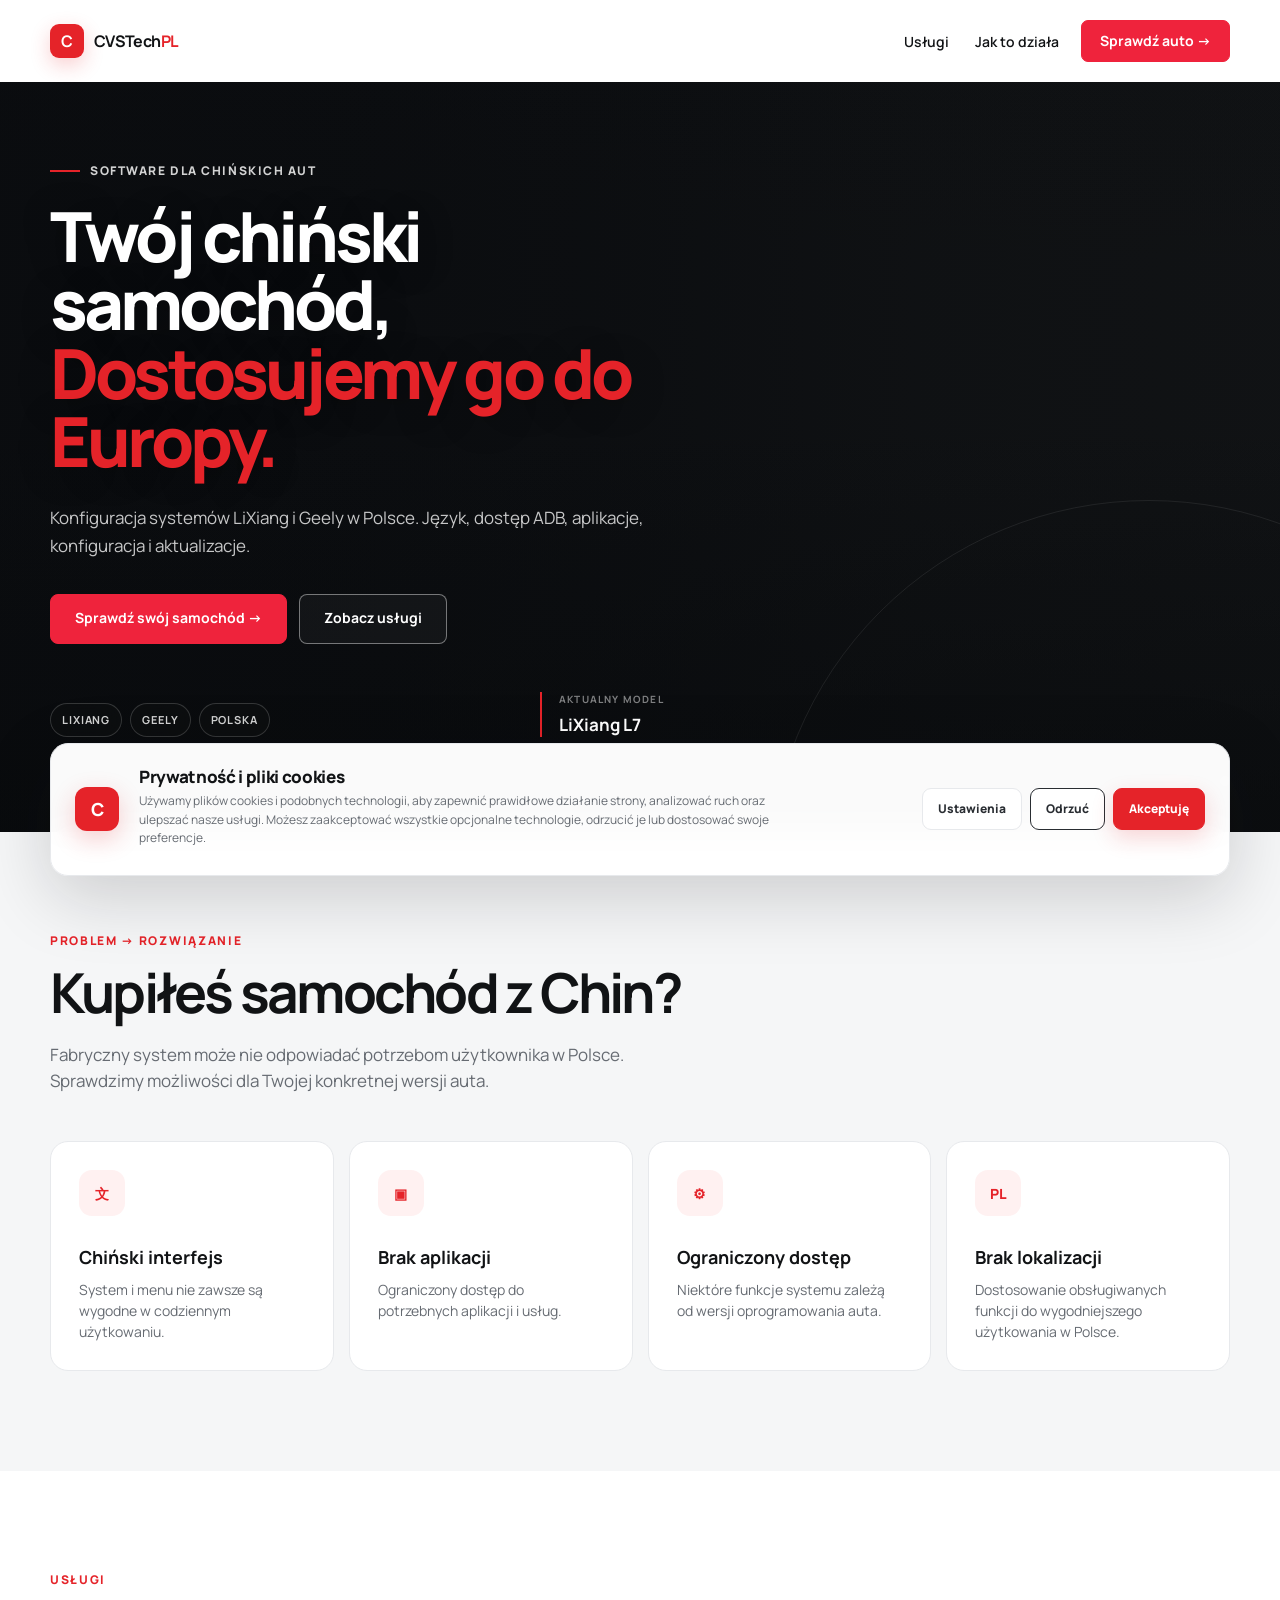
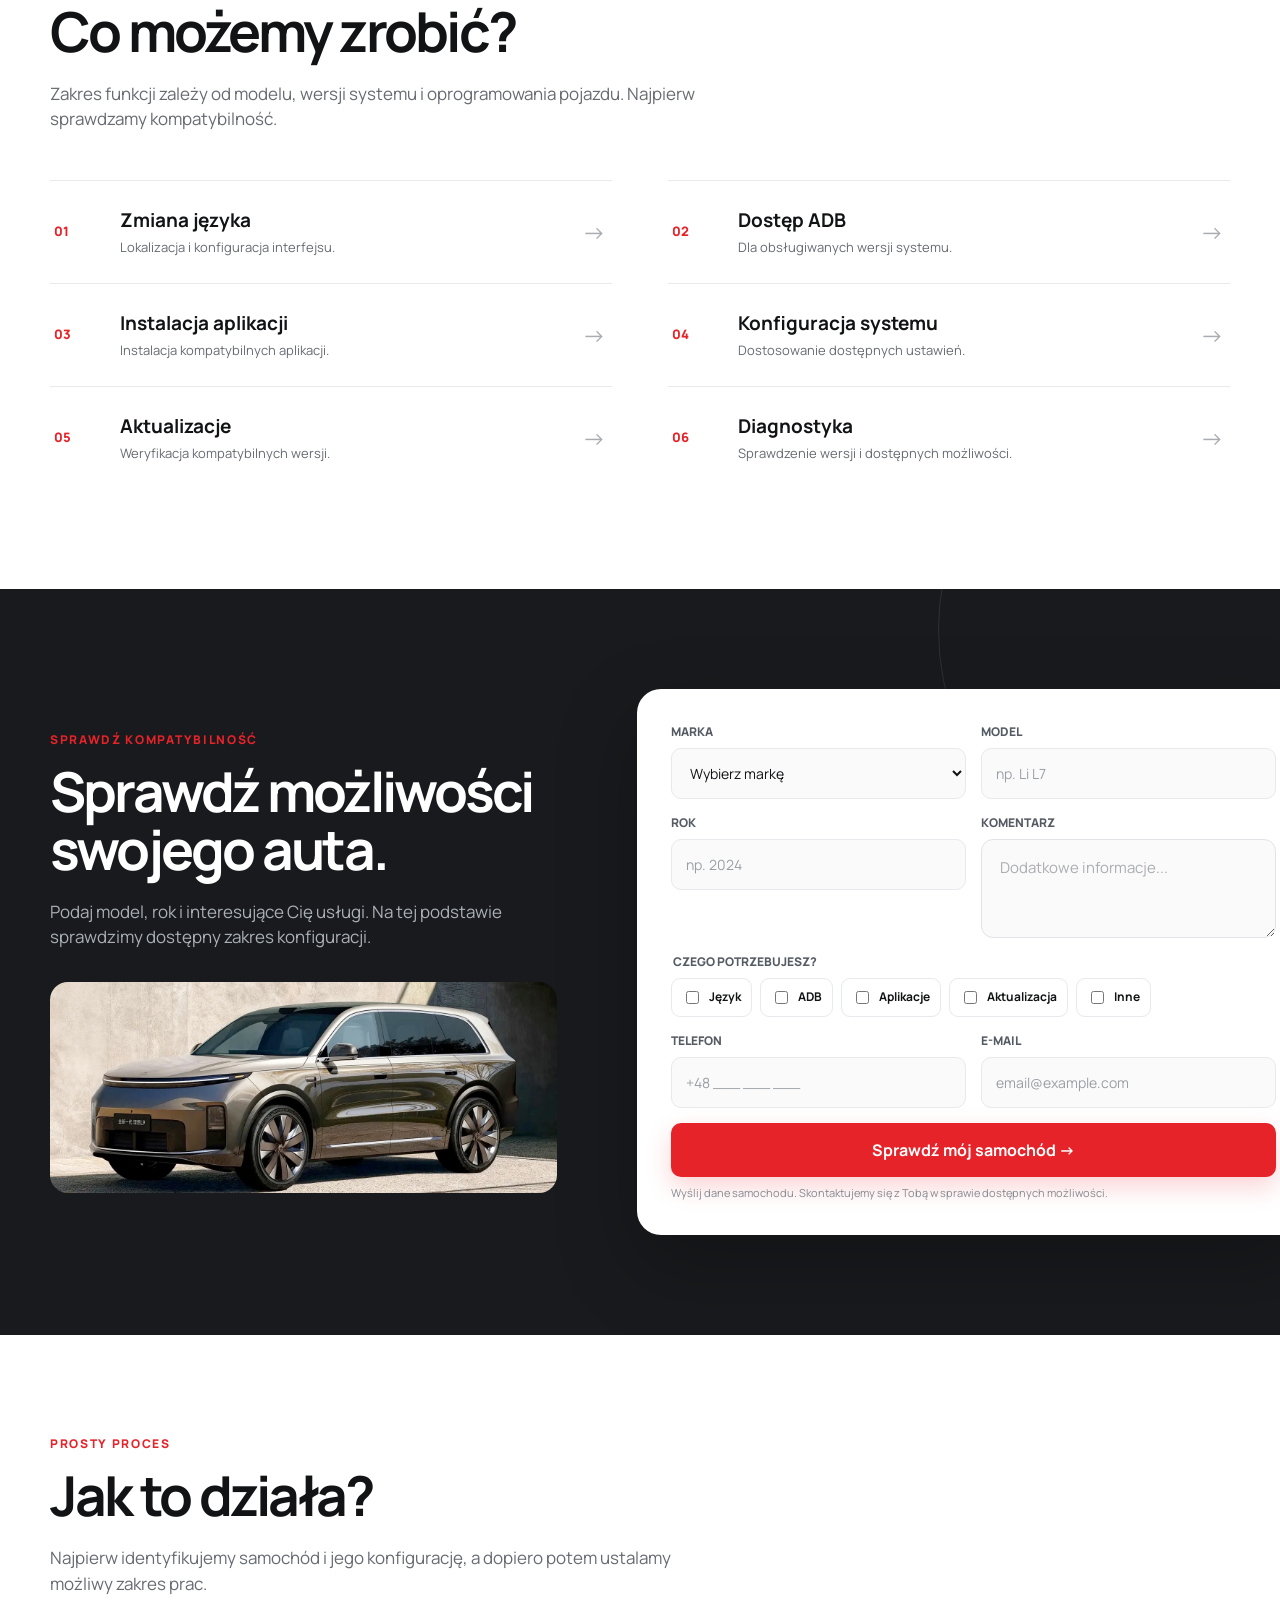
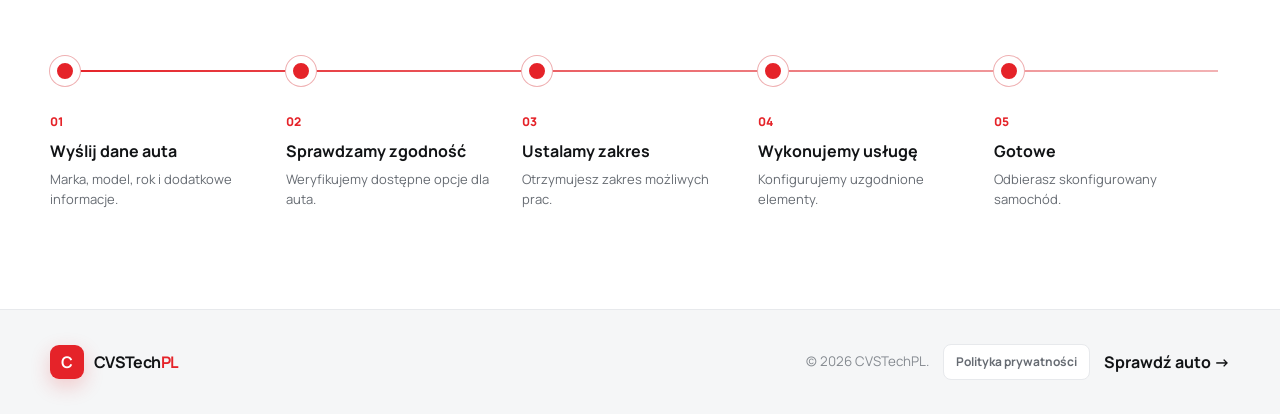
<file: index.html>
<!doctype html>
<html lang="pl">

<head>
  <meta charset="utf-8">

  <meta
    name="viewport"
    content="width=device-width, initial-scale=1"
  >

  <meta
    name="description"
    content="Konfiguracja systemów Li Auto i Geely w Polsce: język, ADB, aplikacje, aktualizacje i diagnostyka."
  >

  <title>CVSTech PL</title>

  <!-- Google Fonts -->
  <link
    rel="preconnect"
    href="https://fonts.googleapis.com"
  >

  <link
    rel="preconnect"
    href="https://fonts.gstatic.com"
    crossorigin
  >

  <link
    href="https://fonts.googleapis.com/css2?family=Manrope:wght@400;500;600;700;800&display=swap"
    rel="stylesheet"
  >

  <!-- Main stylesheet -->
  <link
    rel="stylesheet"
    href="style.css"
  >

  <!-- =====================================================
       BUTTON / NAVIGATION FIX
  ====================================================== -->

  <style>

    html {
      scroll-behavior: smooth;
    }


    /* =====================================================
       BUTTON RESET
    ====================================================== */

    button {
      font: inherit;
    }


    /* =====================================================
       BRAND BUTTON
    ====================================================== */

    .brand-button {
      appearance: none;
      -webkit-appearance: none;

      display: inline-flex;
      align-items: center;
      gap: 10px;

      margin: 0;
      padding: 0;

      border: 0;
      outline: 0;

      background: transparent;
      color: inherit;

      font-family: inherit;
      font-size: inherit;
      font-weight: 700;

      cursor: pointer;
    }


    /* =====================================================
       NAVIGATION
    ====================================================== */

    .main-nav {
      display: flex;
      align-items: center;
      gap: 18px;
    }


    .nav-button {
      appearance: none;
      -webkit-appearance: none;

      display: inline-flex;
      align-items: center;
      justify-content: center;

      margin: 0;
      padding: 9px 4px;

      border: none;
      outline: none;

      background: transparent;
      color: inherit;

      font-family: inherit;
      font-size: 14px;
      font-weight: 600;

      cursor: pointer;

      transition:
        color 0.2s ease,
        opacity 0.2s ease;
    }


    .nav-button:hover {
      color: #ef233c;
    }


    /* =====================================================
       CTA BUTTON
    ====================================================== */

    .cv-button {
      appearance: none;
      -webkit-appearance: none;

      display: inline-flex;
      align-items: center;
      justify-content: center;

      min-height: 50px;

      padding: 14px 24px;

      border: 1px solid #ef233c;
      border-radius: 8px;

      background: #ef233c;
      color: #ffffff;

      font-family: inherit;
      font-size: 14px;
      font-weight: 700;
      line-height: 1.2;

      text-align: center;
      text-decoration: none;

      cursor: pointer;

      transition:
        background-color 0.2s ease,
        border-color 0.2s ease,
        color 0.2s ease,
        transform 0.2s ease,
        box-shadow 0.2s ease;
    }


    .cv-button:hover {
      background: #d90429;
      border-color: #d90429;

      transform: translateY(-1px);

      box-shadow:
        0 8px 24px
        rgba(239, 35, 60, 0.25);
    }


    .cv-button:active {
      transform: translateY(0);
    }


    .cv-button:focus-visible {
      outline: 3px solid rgba(239, 35, 60, 0.35);
      outline-offset: 3px;
    }


    /* =====================================================
       SMALL HEADER BUTTON
    ====================================================== */

    .cv-button-small {
      min-height: 42px;

      padding: 11px 18px;

      border-radius: 7px;
    }


    /* =====================================================
       SECONDARY BUTTON
    ====================================================== */

    .cv-button-secondary {
      background:
        rgba(255, 255, 255, 0.04);

      border-color:
        rgba(255, 255, 255, 0.42);

      color: #ffffff;

      box-shadow: none;
    }


    .cv-button-secondary:hover {
      background:
        rgba(255, 255, 255, 0.12);

      border-color:
        rgba(255, 255, 255, 0.75);

      color: #ffffff;

      box-shadow: none;
    }


    /* =====================================================
       HERO ACTIONS
    ====================================================== */

    .hero-actions {
      display: flex;
      align-items: center;
      flex-wrap: wrap;

      gap: 12px;

      margin-top: 28px;
    }


    /* =====================================================
       HEADER STRUCTURE
    ====================================================== */

    .header-inner {
      display: flex;
      align-items: center;
      justify-content: space-between;

      gap: 24px;
    }


    /* =====================================================
       CAR IMAGE
    ====================================================== */

    .car-photo {
      overflow: hidden;

      width: 100%;

      margin:
        28px
        0
        0;

      border-radius: 16px;
    }


    .car-photo img {
      display: block;

      width: 100%;
      height: auto;

      object-fit: cover;
    }


    /* =====================================================
       COMMENT FIELD
    ====================================================== */

    .lead-form textarea {
      box-sizing: border-box;

      display: block;

      width: 100%;
      min-height: 62px;

      padding: 17px 18px;

      border: 1px solid #e1e3e6;
      border-radius: 12px;

      outline: none;

      background: #fafafa;
      color: #16191c;

      font-family: inherit;
      font-size: 15px;
      line-height: 1.4;

      resize: vertical;

      transition:
        border-color 0.2s ease,
        background-color 0.2s ease,
        box-shadow 0.2s ease;
    }


    .lead-form textarea::placeholder {
      color: #abadb1;
    }


    .lead-form textarea:focus {
      border-color: #ef233c;

      background: #ffffff;

      box-shadow:
        0 0 0 3px
        rgba(239, 35, 60, 0.08);
    }


    /* =====================================================
       FORM MESSAGES
    ====================================================== */

    .form-message {
      box-sizing: border-box;

      width: 100%;

      margin-top: 16px;
      padding: 14px 16px;

      border-radius: 10px;

      font-size: 13px;
      line-height: 1.5;
    }


    .form-message[hidden] {
      display: none;
    }


    .form-message strong {
      display: block;

      margin-bottom: 3px;
    }


    .form-message-success {
      border:
        1px solid
        rgba(38, 166, 91, 0.22);

      background:
        rgba(38, 166, 91, 0.08);

      color: #167743;
    }


    .form-message-error {
      border:
        1px solid
        rgba(239, 35, 60, 0.22);

      background:
        rgba(239, 35, 60, 0.07);

      color: #bd1428;
    }


    #lead-submit:disabled {
      opacity: 0.72;

      cursor: wait;

      pointer-events: none;
    }


    /* =====================================================
       FOOTER BUTTON
    ====================================================== */

    .footer-button {
      appearance: none;
      -webkit-appearance: none;

      margin: 0;
      padding: 8px 0;

      border: 0;

      background: transparent;
      color: inherit;

      font-family: inherit;
      font-size: inherit;
      font-weight: 700;

      cursor: pointer;

      transition:
        color 0.2s ease;
    }


    .footer-button:hover {
      color: #ef233c;
    }


    /* =====================================================
       SCROLL OFFSET
    ====================================================== */

    #top,
    #services,
    #check-car,
    #process {
      scroll-margin-top: 100px;
    }


    /* =====================================================
       MOBILE
    ====================================================== */

    @media (max-width: 768px) {

      .main-nav {
        gap: 8px;
      }


      .main-nav .nav-button {
        display: none;
      }


      .cv-button-small {
        min-height: 40px;

        padding: 10px 13px;

        font-size: 12px;
      }


      .hero-actions {
        flex-direction: column;
        align-items: stretch;

        width: 100%;
      }


      .hero-actions .cv-button {
        width: 100%;
      }


      .mobile-cta .cv-button {
        width: 100%;
      }


      .lead-form textarea {
        min-height: 90px;
      }

    }

  </style>
  <!-- Meta Pixel Code -->
  <script>
  !function(f,b,e,v,n,t,s)

  {if(f.fbq)return;n=f.fbq=function()
    {n.callMethod?

    n.callMethod.apply(n,arguments):n.queue.push(arguments)};

  if(!f._fbq)f._fbq=n;n.push=n;n.loaded=!0;n.version='2.0';

    n.queue=[];t=b.createElement(e);t.async=!0;

    t.src=v;s=b.getElementsByTagName(e)[0];

    s.parentNode.insertBefore(t,s)}(window, document,'script',

  'https://connect.facebook.net/en_US/fbevents.js');
  fbq('init', '4579951078993768');
  fbq('track', 'PageView');
  </script>
  <noscript><img height="1" width="1" style="display:none"
  src="https://www.facebook.com/tr?id=4579951078993768&ev=PageView&noscript=1"
/></noscript>
<!-- End Meta Pixel Code -->
</head>


<body>


  <!-- =====================================================
       HEADER
  ====================================================== -->

  <header class="site-header">

    <div class="container header-inner">


      <!-- BRAND -->

      <button
        class="brand brand-button"
        type="button"
        data-scroll-target="top"
        aria-label="Przejdź na początek strony"
      >

        <span class="brand-mark">
          C
        </span>

        <span>
          CVSTech<span class="text-red">PL</span>
        </span>

      </button>


      <!-- NAVIGATION -->

      <nav
        class="main-nav"
        aria-label="Główna nawigacja"
      >


        <button
          class="nav-button"
          type="button"
          data-scroll-target="services"
        >
          Usługi
        </button>


        <button
          class="nav-button"
          type="button"
          data-scroll-target="process"
        >
          Jak to działa
        </button>


        <button
          class="cv-button cv-button-small"
          type="button"
          data-scroll-target="check-car"
        >
          Sprawdź auto →
        </button>


      </nav>


    </div>

  </header>


  <!-- =====================================================
       MAIN
  ====================================================== -->

  <main id="top">


    <!-- ===================================================
         01. HERO
    ==================================================== -->

    <section
      class="hero"
      aria-label="CVSTech - oprogramowanie dla chińskich samochodów"
    >


      <!-- ===============================================
           HERO BACKGROUND CAROUSEL
      ================================================ -->

      <div
        class="hero-carousel"
        aria-hidden="true"
      >


        <!-- LIXIANG L7 -->

        <div
          class="hero-carousel-slide is-active"
          data-model="LiXiang L7"
        ></div>


        <!-- LIXIANG L9 -->

        <div
          class="hero-carousel-slide"
          data-model="LiXiang L9"
        ></div>


        <!-- GEELY EX5 -->

        <div
          class="hero-carousel-slide"
          data-model="Geely EX5"
        ></div>


      </div>


      <!-- ===============================================
           HERO OVERLAY
      ================================================ -->

      <div
        class="hero-carousel-overlay"
        aria-hidden="true"
      ></div>


      <!-- ===============================================
           HERO CONTENT
      ================================================ -->

      <div class="container hero-content">


        <div class="hero-copy">


          <!-- EYEBROW -->

          <p class="eyebrow">
            Software dla chińskich aut
          </p>


          <!-- TITLE -->

          <h1>

            Twój chiński samochód,

            <br>

            <span class="text-red">
              Dostosujemy go do Europy.
            </span>

          </h1>


          <!-- DESCRIPTION -->

          <p class="hero-lead">

            Konfiguracja systemów LiXiang i Geely w Polsce.
            Język, dostęp ADB, aplikacje, konfiguracja
            i aktualizacje.

          </p>


          <!-- ===========================================
               HERO BUTTONS
          ============================================ -->

          <div class="hero-actions">


            <button
              class="cv-button"
              type="button"
              data-scroll-target="check-car"
            >
              Sprawdź swój samochód →
            </button>


            <button
              class="cv-button cv-button-secondary"
              type="button"
              data-scroll-target="services"
            >
              Zobacz usługi
            </button>


          </div>


          <!-- ===========================================
               HERO INFO
          ============================================ -->

          <div class="hero-info">


            <div
              class="brand-chips hero-brand-chips"
              aria-label="Obsługiwane marki"
            >


              <span>
                LIXIANG
              </span>


              <span>
                GEELY
              </span>


              <span>
                POLSKA
              </span>


            </div>


            <div class="hero-current-model">


              <small>
                AKTUALNY MODEL
              </small>


              <strong id="hero-model-name">
                LiXiang L7
              </strong>


            </div>


          </div>


        </div>


      </div>


      <!-- ===============================================
           CAROUSEL CONTROLS
      ================================================ -->

      <div
        class="hero-carousel-controls"
        aria-label="Wybór samochodu"
      >


        <button
          class="hero-carousel-dot is-active"
          type="button"
          data-slide-index="0"
          aria-label="Pokaż LiXiang L7"
          aria-pressed="true"
        ></button>


        <button
          class="hero-carousel-dot"
          type="button"
          data-slide-index="1"
          aria-label="Pokaż LiXiang L9"
          aria-pressed="false"
        ></button>


        <button
          class="hero-carousel-dot"
          type="button"
          data-slide-index="2"
          aria-label="Pokaż Geely EX5"
          aria-pressed="false"
        ></button>


      </div>


    </section>


    <!-- ===================================================
         END HERO
    ==================================================== -->


    <!-- ===================================================
         02. CUSTOMER PROBLEMS
    ==================================================== -->

    <section class="section section-muted">


      <div class="container">


        <p class="section-label">
          Problem → rozwiązanie
        </p>


        <h2>
          Kupiłeś samochód z Chin?
        </h2>


        <p class="section-intro">

          Fabryczny system może nie odpowiadać potrzebom
          użytkownika w Polsce. Sprawdzimy możliwości
          dla Twojej konkretnej wersji auta.

        </p>


        <div class="problem-grid">


          <!-- ===========================================
               CARD 01
          ============================================ -->

          <article class="info-card">


            <span class="card-icon">
              文
            </span>


            <h3>
              Chiński interfejs
            </h3>


            <p>
              System i menu nie zawsze są wygodne
              w codziennym użytkowaniu.
            </p>


          </article>


          <!-- ===========================================
               CARD 02
          ============================================ -->

          <article class="info-card">


            <span class="card-icon">
              ▣
            </span>


            <h3>
              Brak aplikacji
            </h3>


            <p>
              Ograniczony dostęp do potrzebnych
              aplikacji i usług.
            </p>


          </article>


          <!-- ===========================================
               CARD 03
          ============================================ -->

          <article class="info-card">


            <span class="card-icon">
              ⚙
            </span>


            <h3>
              Ograniczony dostęp
            </h3>


            <p>
              Niektóre funkcje systemu zależą
              od wersji oprogramowania auta.
            </p>


          </article>


          <!-- ===========================================
               CARD 04
          ============================================ -->

          <article class="info-card">


            <span class="card-icon">
              PL
            </span>


            <h3>
              Brak lokalizacji
            </h3>


            <p>
              Dostosowanie obsługiwanych funkcji
              do wygodniejszego użytkowania w Polsce.
            </p>


          </article>


        </div>


      </div>


    </section>


    <!-- ===================================================
         03. SERVICES
    ==================================================== -->

    <section
      class="section"
      id="services"
    >


      <div class="container">


        <p class="section-label">
          Usługi
        </p>


        <h2>
          Co możemy zrobić?
        </h2>


        <p class="section-intro">

          Zakres funkcji zależy od modelu,
          wersji systemu i oprogramowania pojazdu.

          Najpierw sprawdzamy kompatybilność.

        </p>


        <div class="services-grid">


          <!-- ===========================================
               SERVICE 01
          ============================================ -->

          <article class="service-item">


            <span>
              01
            </span>


            <div>


              <h3>
                Zmiana języka
              </h3>


              <p>
                Lokalizacja i konfiguracja interfejsu.
              </p>


            </div>


            <b>
              →
            </b>


          </article>


          <!-- ===========================================
               SERVICE 02
          ============================================ -->

          <article class="service-item">


            <span>
              02
            </span>


            <div>


              <h3>
                Dostęp ADB
              </h3>


              <p>
                Dla obsługiwanych wersji systemu.
              </p>


            </div>


            <b>
              →
            </b>


          </article>


          <!-- ===========================================
               SERVICE 03
          ============================================ -->

          <article class="service-item">


            <span>
              03
            </span>


            <div>


              <h3>
                Instalacja aplikacji
              </h3>


              <p>
                Instalacja kompatybilnych aplikacji.
              </p>


            </div>


            <b>
              →
            </b>


          </article>


          <!-- ===========================================
               SERVICE 04
          ============================================ -->

          <article class="service-item">


            <span>
              04
            </span>


            <div>


              <h3>
                Konfiguracja systemu
              </h3>


              <p>
                Dostosowanie dostępnych ustawień.
              </p>


            </div>


            <b>
              →
            </b>


          </article>


          <!-- ===========================================
               SERVICE 05
          ============================================ -->

          <article class="service-item">


            <span>
              05
            </span>


            <div>


              <h3>
                Aktualizacje
              </h3>


              <p>
                Weryfikacja kompatybilnych wersji.
              </p>


            </div>


            <b>
              →
            </b>


          </article>


          <!-- ===========================================
               SERVICE 06
          ============================================ -->

          <article class="service-item">


            <span>
              06
            </span>


            <div>


              <h3>
                Diagnostyka
              </h3>


              <p>
                Sprawdzenie wersji
                i dostępnych możliwości.
              </p>


            </div>


            <b>
              →
            </b>


          </article>


        </div>


      </div>


    </section>


    <!-- ===================================================
         04. CAR CHECK
    ==================================================== -->

    <section
      class="check-car"
      id="check-car"
    >


      <div class="container check-grid">


        <!-- =============================================
             LEFT COLUMN
        ============================================== -->

        <div>


          <p class="section-label">
            Sprawdź kompatybilność
          </p>


          <h2>
            Sprawdź możliwości swojego auta.
          </h2>


          <p class="section-intro">

            Podaj model, rok i interesujące Cię usługi.

            Na tej podstawie sprawdzimy
            dostępny zakres konfiguracji.

          </p>


          <!-- CAR IMAGE -->

          <figure
            class="car-photo car-photo-geely"
            role="img"
            aria-label="Geely EX5"
          ></figure>


        </div>


        <!-- =============================================
             REAL FORMSPREE FORM
        ============================================== -->

        <form
          class="lead-form"
          id="lead-form"
          action="https://formspree.io/f/meaqjpez"
          method="POST"
        >


          <input
            type="hidden"
            name="subject"
            value="Nowe zgłoszenie CVSTechPL"
          >


          <input
            type="hidden"
            name="source"
            value="CVSTechPL website"
          >


          <div class="form-grid">


            <!-- =========================================
                 BRAND
            ========================================== -->

            <label>


              <span>
                MARKA
              </span>


              <select
                name="brand"
                required
              >


                <option
                  value=""
                  selected
                  disabled
                >
                  Wybierz markę
                </option>


                <option value="Li Auto">
                  Li Auto
                </option>


                <option value="Geely">
                  Geely
                </option>


                <option value="wybierz markę ">
                  Zeekr
                </option>


              </select>


            </label>


            <!-- =========================================
                 MODEL
            ========================================== -->

            <label>


              <span>
                MODEL
              </span>


              <input
                type="text"
                name="model"
                required
                placeholder="np. Li L7"
              >


            </label>


            <!-- =========================================
                 YEAR
            ========================================== -->

            <label>


              <span>
                ROK
              </span>


              <input
                type="text"
                name="year"
                inputmode="numeric"
                placeholder="np. 2024"
              >


            </label>


            <!-- =========================================
                 COMMENT
            ========================================== -->

            <label>


              <span>
                KOMENTARZ
              </span>


              <textarea
                name="message"
                placeholder="Dodatkowe informacje..."
                rows="3"
              ></textarea>


            </label>


            <!-- =========================================
                 REQUESTED SERVICES
            ========================================== -->

            <fieldset class="form-full">


              <legend>
                CZEGO POTRZEBUJESZ?
              </legend>


              <div class="checkboxes">


                <label>

                  <input
                    type="checkbox"
                    name="services"
                    value="Język"
                  >

                  Język

                </label>


                <label>

                  <input
                    type="checkbox"
                    name="services"
                    value="ADB"
                  >

                  ADB

                </label>


                <label>

                  <input
                    type="checkbox"
                    name="services"
                    value="Aplikacje"
                  >

                  Aplikacje

                </label>


                <label>

                  <input
                    type="checkbox"
                    name="services"
                    value="Aktualizacja"
                  >

                  Aktualizacja

                </label>


                <label>

                  <input
                    type="checkbox"
                    name="services"
                    value="Inne"
                  >

                  Inne

                </label>


              </div>


            </fieldset>


            <!-- =========================================
                 PHONE
            ========================================== -->

            <label>


              <span>
                TELEFON
              </span>


              <input
                type="tel"
                name="phone"
                placeholder="+48 ___ ___ ___"
              >


            </label>


            <!-- =========================================
                 EMAIL
            ========================================== -->

            <label>


              <span>
                E-MAIL
              </span>


              <input
                type="email"
                name="email"
                required
                placeholder="email@example.com"
              >


            </label>


            <!-- =========================================
                 SUBMIT
            ========================================== -->

            <div class="form-full">


              <button
                class="button button-full"
                id="lead-submit"
                type="submit"
              >
                Sprawdź mój samochód →
              </button>


              <p class="form-note">

                Wyślij dane samochodu.

                Skontaktujemy się z Tobą
                w sprawie dostępnych możliwości.

              </p>


              <!-- SUCCESS -->

              <div
                class="form-message form-message-success"
                id="form-success"
                role="status"
                aria-live="polite"
                hidden
              >

                <strong>
                  ✓ Zgłoszenie zostało wysłane!
                </strong>

                <span>
                  Dziękujemy. Skontaktujemy się z Tobą.
                </span>

              </div>


              <!-- ERROR -->

              <div
                class="form-message form-message-error"
                id="form-error"
                role="alert"
                aria-live="assertive"
                hidden
              >

                <strong>
                  Nie udało się wysłać zgłoszenia.
                </strong>

                <span>
                  Spróbuj ponownie za chwilę.
                </span>

              </div>


            </div>


          </div>


        </form>


      </div>


    </section>


    <!-- ===================================================
         05. HOW IT WORKS
    ==================================================== -->

    <section
      class="section"
      id="process"
    >


      <div class="container">


        <p class="section-label">
          Prosty proces
        </p>


        <h2>
          Jak to działa?
        </h2>


        <p class="section-intro">

          Najpierw identyfikujemy samochód
          i jego konfigurację, a dopiero potem
          ustalamy możliwy zakres prac.

        </p>


        <div class="steps">


          <!-- ===========================================
               STEP 01
          ============================================ -->

          <article class="step">


            <i></i>


            <span>
              01
            </span>


            <h3>
              Wyślij dane auta
            </h3>


            <p>
              Marka, model, rok i dodatkowe informacje.
            </p>


          </article>


          <!-- ===========================================
               STEP 02
          ============================================ -->

          <article class="step">


            <i></i>


            <span>
              02
            </span>


            <h3>
              Sprawdzamy zgodność
            </h3>


            <p>
              Weryfikujemy dostępne opcje dla auta.
            </p>


          </article>


          <!-- ===========================================
               STEP 03
          ============================================ -->

          <article class="step">


            <i></i>


            <span>
              03
            </span>


            <h3>
              Ustalamy zakres
            </h3>


            <p>
              Otrzymujesz zakres możliwych prac.
            </p>


          </article>


          <!-- ===========================================
               STEP 04
          ============================================ -->

          <article class="step">


            <i></i>


            <span>
              04
            </span>


            <h3>
              Wykonujemy usługę
            </h3>


            <p>
              Konfigurujemy uzgodnione elementy.
            </p>


          </article>


          <!-- ===========================================
               STEP 05
          ============================================ -->

          <article class="step">


            <i></i>


            <span>
              05
            </span>


            <h3>
              Gotowe
            </h3>


            <p>
              Odbierasz skonfigurowany samochód.
            </p>


          </article>


        </div>


      </div>


    </section>


  </main>


  <!-- =====================================================
       FOOTER
  ====================================================== -->

<footer class="site-footer">

  <div class="container footer-inner">

    <!-- BRAND -->

    <button
      class="brand brand-button"
      type="button"
      data-scroll-target="top"
      aria-label="Przejdź na początek strony"
    >

      <span class="brand-mark">
        C
      </span>

      <span>
        CVSTech<span class="text-red">PL</span>
      </span>

    </button>


    <!-- CENTER -->

 <div class="footer-center">

  <small>
    © 2026 CVSTechPL.
  </small>

  <span id="policy-link-container"></span>


    <!-- CTA -->

    <button
      class="footer-button"
      type="button"
      data-scroll-target="check-car"
    >
      Sprawdź auto →
    </button>

  </div>

</footer>

  <!-- =====================================================
       MOBILE CTA
  ====================================================== -->

  <div class="mobile-cta">


    <button
      class="cv-button"
      type="button"
      data-scroll-target="check-car"
    >
      Sprawdź swój samochód →
    </button>


  </div>


  <!-- =====================================================
       EXISTING JAVASCRIPT
  ====================================================== -->

  <script src="main.js"></script>


  <!-- =====================================================
       NAVIGATION + REAL FORMSPREE SUBMISSION
  ====================================================== -->

  <script>

    /*
     * =====================================================
     * SMOOTH NAVIGATION
     * =====================================================
     */

    const navigationButtons =
      document.querySelectorAll(
        "[data-scroll-target]"
      );


    navigationButtons.forEach(
      function (button) {


        button.addEventListener(
          "click",
          function () {


            const targetId =
              button.getAttribute(
                "data-scroll-target"
              );


            if (!targetId) {
              return;
            }


            const targetElement =
              document.getElementById(
                targetId
              );


            if (!targetElement) {

              console.warn(
                "CVSTech: target not found:",
                targetId
              );

              return;
            }


            targetElement.scrollIntoView({
              behavior: "smooth",
              block: "start"
            });


          }
        );


      }
    );


    /*
     * =====================================================
     * REAL FORMSPREE FORM
     * =====================================================
     */

    const leadForm =
      document.getElementById(
        "lead-form"
      );


    const leadSubmitButton =
      document.getElementById(
        "lead-submit"
      );


    const formSuccess =
      document.getElementById(
        "form-success"
      );


    const formError =
      document.getElementById(
        "form-error"
      );


    if (leadForm) {


      leadForm.addEventListener(
        "submit",
        async function (event) {


          /*
           * Stop normal redirect
           */

          event.preventDefault();


          /*
           * Browser validation
           */

          if (!leadForm.checkValidity()) {


            leadForm.reportValidity();

            return;


          }


          /*
           * Hide old status messages
           */

          if (formSuccess) {
            formSuccess.hidden = true;
          }


          if (formError) {
            formError.hidden = true;
          }


          /*
           * Save button text
           */

          const originalButtonText =
            leadSubmitButton
              ? leadSubmitButton.textContent.trim()
              : "Sprawdź mój samochód →";


          /*
           * Loading state
           */

          if (leadSubmitButton) {


            leadSubmitButton.disabled =
              true;


            leadSubmitButton.textContent =
              "Wysyłanie...";


          }


          /*
           * Collect form fields
           */

          const formData =
            new FormData(
              leadForm
            );


          try {


            /*
             * Send data to Formspree
             */

            const response =
              await fetch(
                leadForm.action,
                {

                  method:
                    leadForm.method,

                  body:
                    formData,

                  headers: {

                    "Accept":
                      "application/json"

                  }

                }
              );


            /*
             * Success
             */

            if (response.ok) {


              leadForm.reset();


              if (formError) {

                formError.hidden =
                  true;

              }


              if (formSuccess) {

                formSuccess.hidden =
                  false;

              }


              if (leadSubmitButton) {


                leadSubmitButton.textContent =
                  "Zgłoszenie wysłane ✓";


              }


              window.setTimeout(
                function () {


                  if (leadSubmitButton) {


                    leadSubmitButton.disabled =
                      false;


                    leadSubmitButton.textContent =
                      originalButtonText;


                  }


                },
                4000
              );


              return;


            }


            /*
             * Server rejected submission
             */

            throw new Error(
              "Form submission failed"
            );


          }


          catch (error) {


            console.error(
              "CVSTechPL form error:",
              error
            );


            if (formSuccess) {

              formSuccess.hidden =
                true;

            }


            if (formError) {

              formError.hidden =
                false;

            }


            if (leadSubmitButton) {


              leadSubmitButton.disabled =
                false;


              leadSubmitButton.textContent =
                originalButtonText;


            }


          }


        }
      );


    }
const policyLinkContainer =
  document.getElementById("policy-link-container");

if (policyLinkContainer) {

  const policyLink =
    document.createElement("a");

  policyLink.href = "policy/";
  policyLink.className = "footer-policy";
  policyLink.textContent = "Polityka prywatności";

  policyLinkContainer.appendChild(policyLink);


}
/*
 * =====================================================
 * COOKIE PRIVACY POLICY LINK
 * =====================================================
 */

const cookiePolicyLinkContainer =
  document.getElementById(
    "cookie-policy-link-container"
  );


if (cookiePolicyLinkContainer) {


  const cookiePolicyLink =
    document.createElement(
      "a"
    );


  cookiePolicyLink.href =
    "policy/";


  cookiePolicyLink.className =
    "cookie-policy-link";


  cookiePolicyLink.textContent =
    "Polityka prywatności i cookies";


  cookiePolicyLinkContainer.appendChild(
    cookiePolicyLink
  );


}
/*
 * =====================================================
 * COOKIE MODAL POLICY LINK
 * =====================================================
 */

const cookieModalPolicyLinkContainer =
  document.getElementById(
    "cookie-modal-policy-link-container"
  );


if (cookieModalPolicyLinkContainer) {

  const cookieModalPolicyLink =
    document.createElement("a");

  cookieModalPolicyLink.href =
    "policy/";

  cookieModalPolicyLink.className =
    "cookie-policy-link";

  cookieModalPolicyLink.textContent =
    "Polityka prywatności i cookies";

  cookieModalPolicyLinkContainer.appendChild(
    cookieModalPolicyLink
  );

}
  </script>

<!-- =====================================================
     COOKIE CONSENT
====================================================== -->

<div
  class="cookie-banner"
  id="cookie-banner"
  role="dialog"
  aria-modal="true"
  aria-labelledby="cookie-title"
  aria-describedby="cookie-description"
  hidden
>

  <div class="cookie-banner-inner">

    <div class="cookie-icon" aria-hidden="true">
      C
    </div>

    <div class="cookie-content">

      <h2 id="cookie-title">
        Prywatność i pliki cookies
      </h2>

      <p id="cookie-description">
        Używamy plików cookies i podobnych technologii,
        aby zapewnić prawidłowe działanie strony,
        analizować ruch oraz ulepszać nasze usługi.
        Możesz zaakceptować wszystkie opcjonalne
        technologie, odrzucić je lub dostosować
        swoje preferencje.
      </p>

      <span id="cookie-policy-link-container"></span>

    </div>

    <div class="cookie-actions">

      <button
        class="cookie-button cookie-button-settings"
        id="cookie-settings"
        type="button"
      >
        Ustawienia
      </button>

      <button
        class="cookie-button cookie-button-reject"
        id="cookie-reject"
        type="button"
      >
        Odrzuć
      </button>

      <button
        class="cookie-button cookie-button-accept"
        id="cookie-accept"
        type="button"
      >
        Akceptuję
      </button>

    </div>

  </div>

</div>


<!-- =====================================================
     COOKIE SETTINGS
====================================================== -->

<div
  class="cookie-modal"
  id="cookie-modal"
  role="dialog"
  aria-modal="true"
  aria-labelledby="cookie-settings-title"
  hidden
>

  <div class="cookie-modal-backdrop"></div>

  <div class="cookie-modal-card">

    <div class="cookie-modal-header">

      <div>

        <span class="cookie-modal-label">
          CVSTechPL
        </span>

        <h2 id="cookie-settings-title">
          Ustawienia prywatności
        </h2>

      </div>

      <button
        class="cookie-modal-close"
        id="cookie-modal-close"
        type="button"
        aria-label="Zamknij ustawienia cookies"
      >
        ×
      </button>

    </div>


    <p class="cookie-modal-intro">
      Wybierz, na jakie rodzaje plików cookies
      i podobnych technologii wyrażasz zgodę.
      Niezbędne technologie są wymagane
      do prawidłowego działania strony.
    </p>


    <!-- NECESSARY -->

    <div class="cookie-category">

      <div class="cookie-category-content">

        <div class="cookie-category-title">

          <strong>
            Niezbędne
          </strong>

          <span class="cookie-always-active">
            Zawsze aktywne
          </span>

        </div>

        <p>
          Technologie wymagane do działania strony
          oraz zapisania wybranych ustawień prywatności.
        </p>

      </div>

      <label
        class="cookie-switch cookie-switch-disabled"
        aria-label="Niezbędne cookies są zawsze aktywne"
      >

        <input
          type="checkbox"
          checked
          disabled
        >

        <span class="cookie-slider"></span>

      </label>

    </div>


    <!-- ANALYTICS -->

    <div class="cookie-category">

      <div class="cookie-category-content">

        <div class="cookie-category-title">

          <strong>
            Analityczne
          </strong>

        </div>

        <p>
          Pomagają nam zrozumieć,
          w jaki sposób użytkownicy korzystają
          ze strony i które jej elementy
          można ulepszyć.
        </p>

      </div>

      <label
        class="cookie-switch"
        aria-label="Cookies analityczne"
      >

        <input
          id="cookie-analytics"
          type="checkbox"
        >

        <span class="cookie-slider"></span>

      </label>

    </div>


    <!-- MARKETING -->

    <div class="cookie-category">

      <div class="cookie-category-content">

        <div class="cookie-category-title">

          <strong>
            Marketingowe
          </strong>

        </div>

        <p>
          Mogą być wykorzystywane
          do pomiaru skuteczności reklam
          oraz dostosowania komunikacji marketingowej.
        </p>

      </div>

      <label
        class="cookie-switch"
        aria-label="Cookies marketingowe"
      >

        <input
          id="cookie-marketing"
          type="checkbox"
        >

        <span class="cookie-slider"></span>

      </label>

    </div>


    <div class="cookie-modal-footer">

        <span id="cookie-modal-policy-link-container"></span>

      <div class="cookie-modal-actions">

        <button
          class="cookie-button cookie-button-reject"
          id="cookie-modal-reject"
          type="button"
        >
          Odrzuć wszystkie
        </button>

        <button
          class="cookie-button cookie-button-accept"
          id="cookie-save"
          type="button"
        >
          Zapisz ustawienia
        </button>

      </div>

    </div>

  </div>

</div>

</body>

</html>
</file>
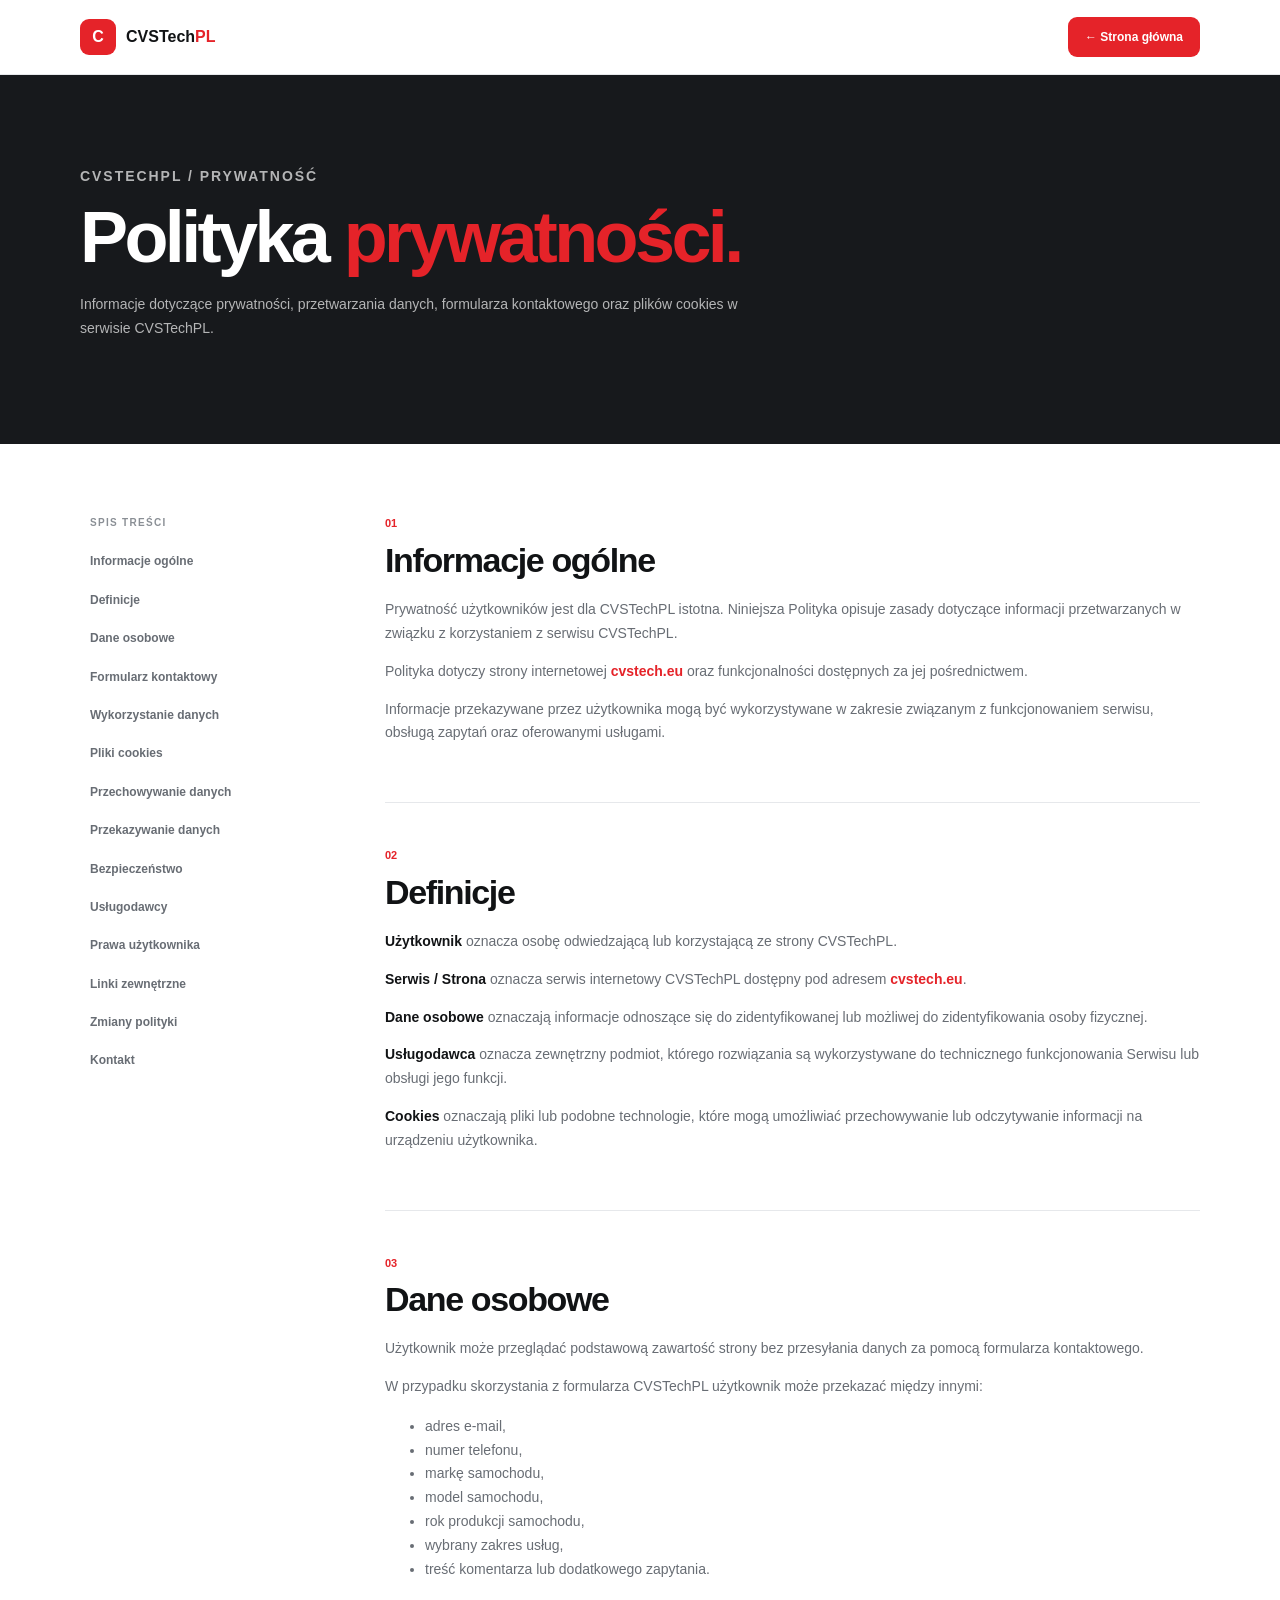
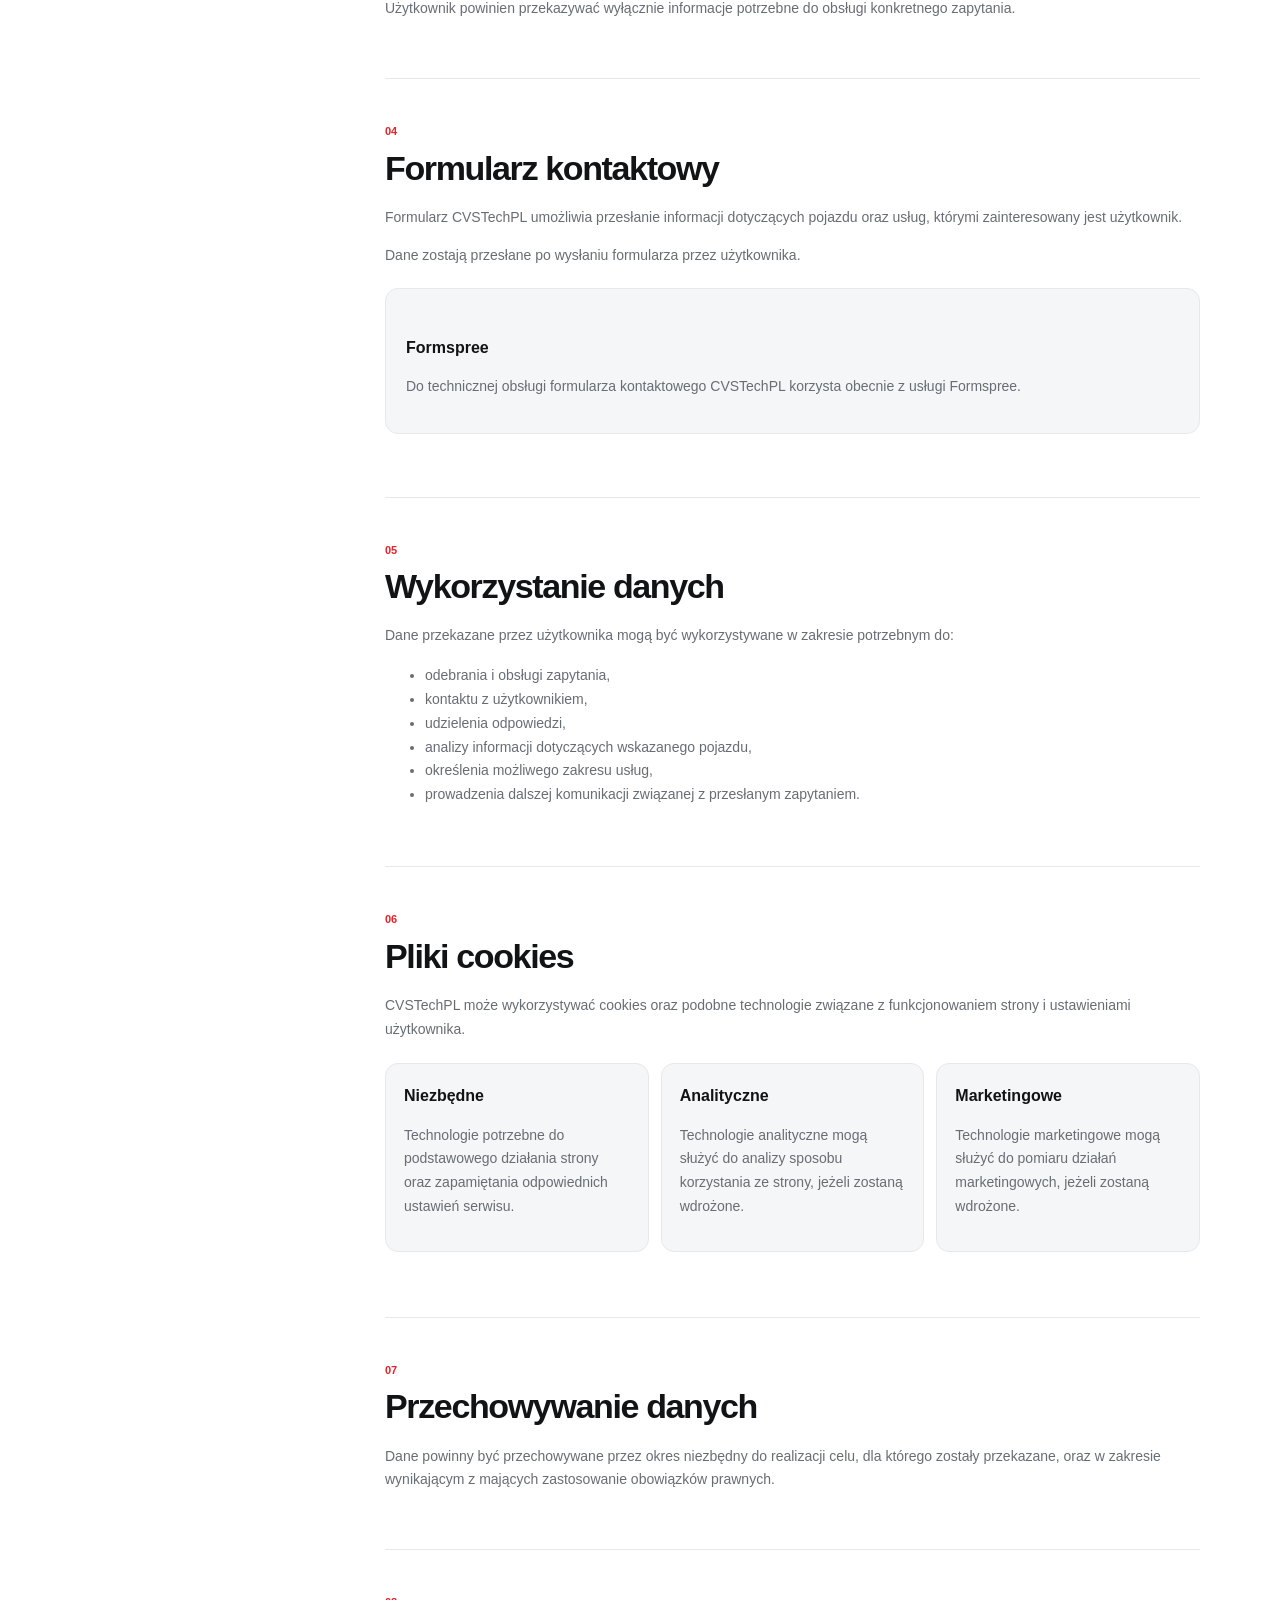
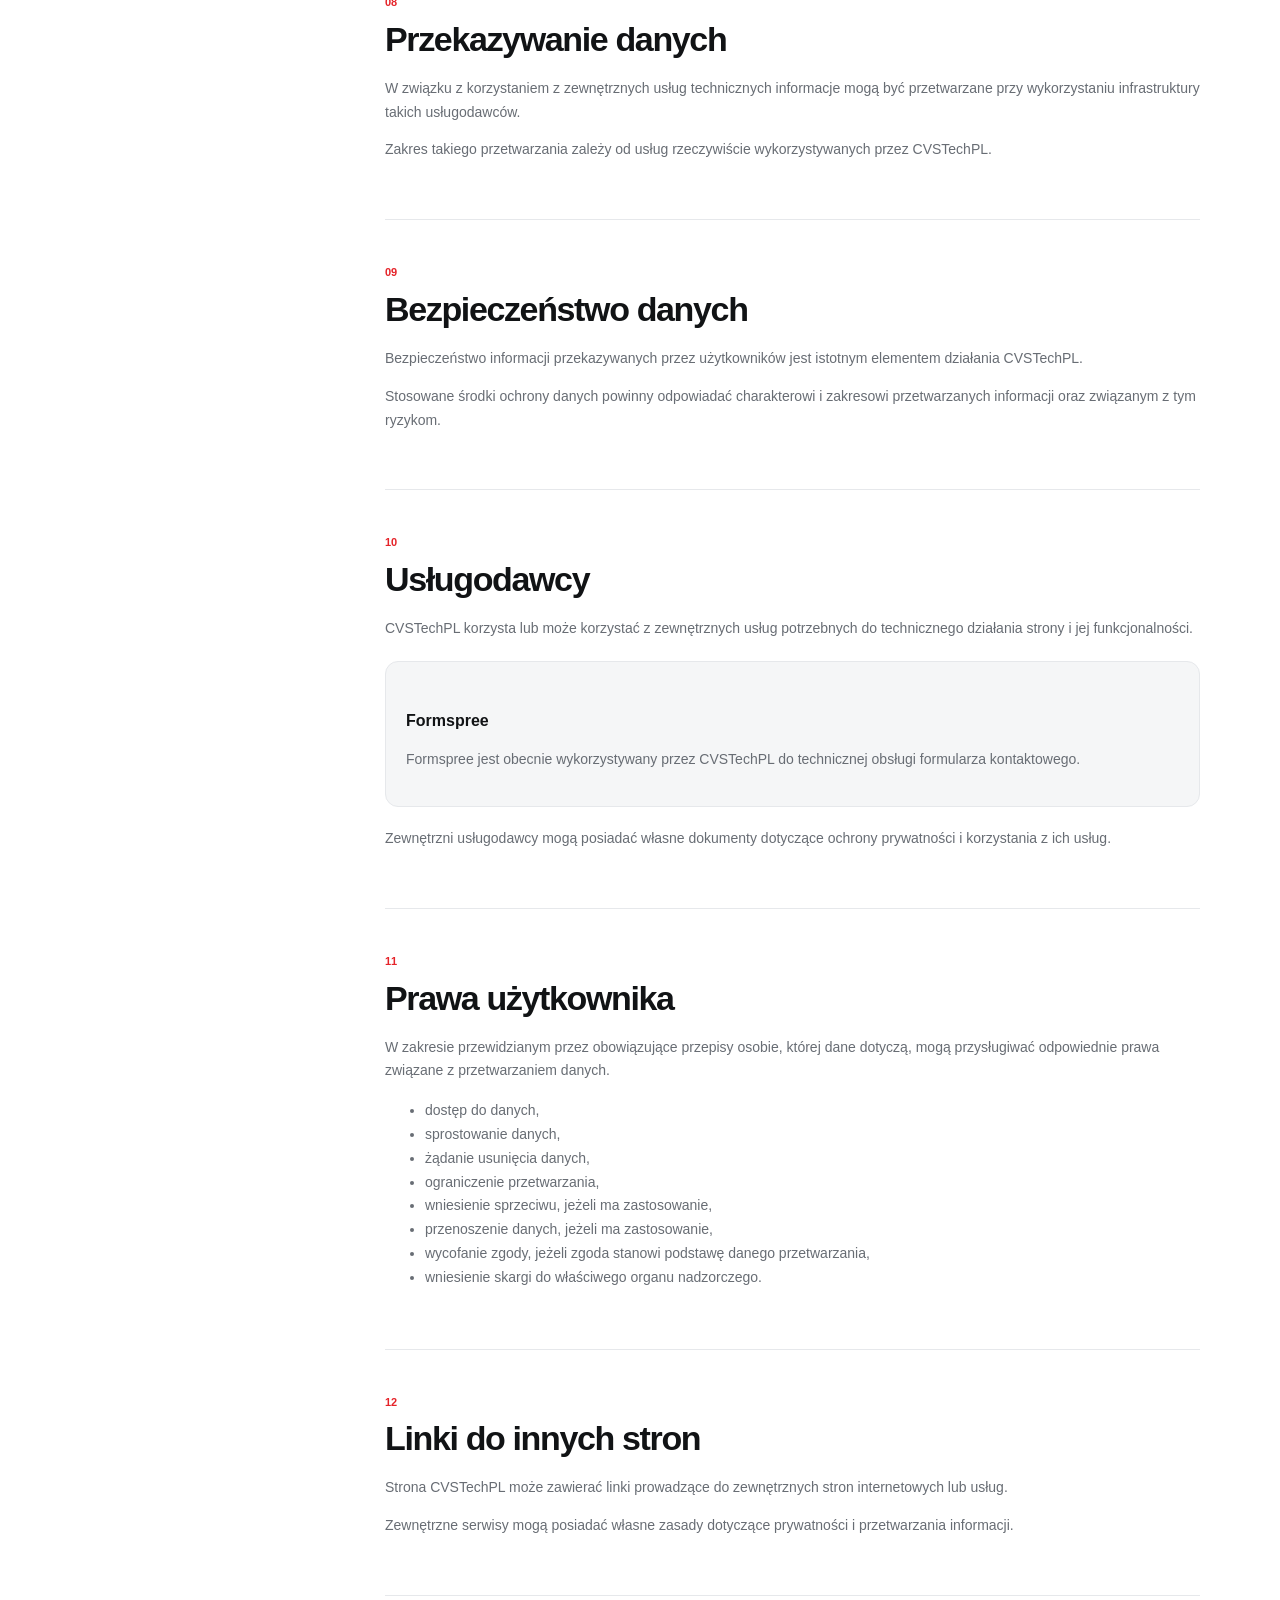
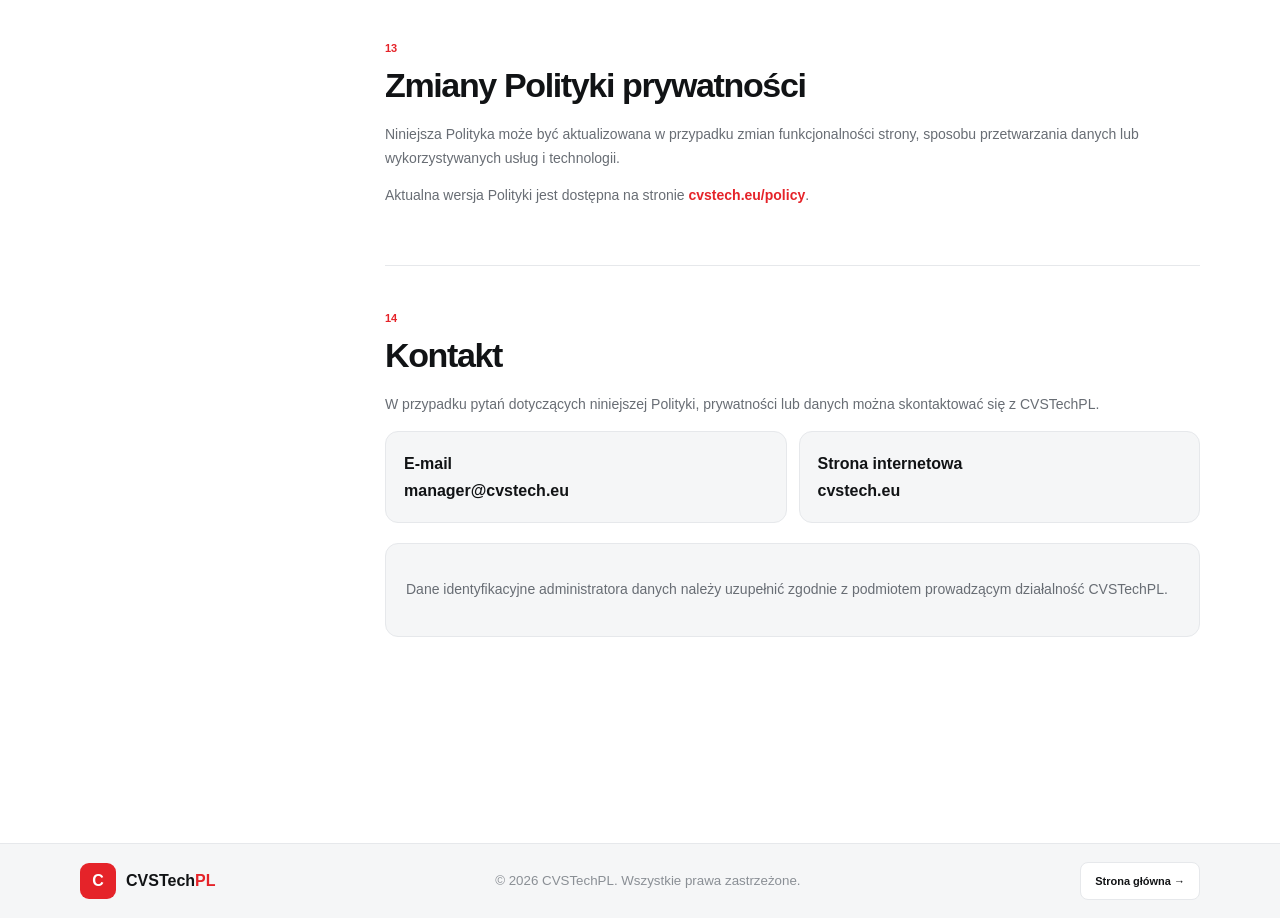
<file: policy/index.html>
<!doctype html>
<html lang="pl">
<head>
<meta charset="utf-8">
<meta name="viewport" content="width=device-width,initial-scale=1">
<meta name="description" content="Polityka prywatności i plików cookies CVSTechPL.">
<title>Polityka prywatności | CVSTechPL</title>
<style>
:root{--red:#e52329;--dark:#17191c;--ink:#111315;--muted:#686d74;--light:#f5f6f7;--border:#e6e8eb;--white:#fff;--max:1120px}*{box-sizing:border-box}html{scroll-behavior:smooth}body{margin:0;font-family:Arial,sans-serif;color:var(--ink);background:#fff;line-height:1.7}.container{width:min(var(--max),calc(100% - 40px));margin:auto}.header{position:sticky;top:0;z-index:10;background:rgba(255,255,255,.96);border-bottom:1px solid var(--border)}.header-in,.footer-in{min-height:74px;display:flex;align-items:center;justify-content:space-between;gap:20px}.brand{display:flex;align-items:center;gap:10px;color:var(--ink);font-weight:800;text-decoration:none}.logo{display:grid;place-items:center;width:36px;height:36px;border-radius:9px;background:var(--red);color:#fff}.red{color:var(--red)}.btn{display:inline-flex;align-items:center;justify-content:center;padding:10px 17px;border-radius:9px;background:var(--red);color:#fff;font-size:12px;font-weight:800;text-decoration:none}.btn:hover{background:#c81920}.hero{background:var(--dark);color:#fff;padding:90px 0}.eyebrow{margin:0 0 12px;color:#c4c7cb;font-size:11px;font-weight:800;letter-spacing:.14em;text-transform:uppercase}.hero h1{margin:0 0 20px;font-size:clamp(44px,6vw,72px);line-height:1;letter-spacing:-.05em}.hero p{max-width:680px;color:rgba(255,255,255,.68);font-size:14px}.main{padding:70px 0 100px}.layout{display:grid;grid-template-columns:235px minmax(0,1fr);gap:70px;align-items:start}.nav{position:sticky;top:100px}.nav-title{display:block;margin:0 0 12px 10px;color:#8a8f95;font-size:10px;font-weight:800;letter-spacing:.13em;text-transform:uppercase}.nav a{display:block;margin:2px 0;padding:8px 10px;border-radius:8px;color:var(--muted);font-size:12px;font-weight:600;text-decoration:none}.nav a:hover{background:rgba(229,35,41,.06);color:var(--red)}.section{padding-bottom:43px;margin-bottom:43px;border-bottom:1px solid var(--border);scroll-margin-top:105px}.section:last-child{border-bottom:0}.num{display:block;margin-bottom:8px;color:var(--red);font-size:11px;font-weight:800}.section h2{margin:0 0 18px;font-size:34px;line-height:1.15;letter-spacing:-.04em}.section h3{margin:25px 0 8px;font-size:16px}.section p,.section li{color:var(--muted);font-size:14px}.section strong{color:var(--ink)}.section a{color:var(--red);font-weight:700;text-decoration:none}.cards{display:grid;grid-template-columns:repeat(3,1fr);gap:12px;margin:22px 0}.card{padding:18px;border:1px solid var(--border);border-radius:13px;background:var(--light)}.card h3{margin:0 0 8px}.info{padding:20px;border:1px solid var(--border);border-radius:13px;background:var(--light);margin:20px 0}.contact{display:grid;grid-template-columns:1fr 1fr;gap:12px}.contact .card a{color:var(--ink)}.footer{border-top:1px solid var(--border);background:var(--light)}.footer small{color:#8a8f95}.footer-link{padding:9px 14px;border:1px solid var(--border);border-radius:8px;background:#fff;color:var(--ink);font-size:11px;font-weight:800;text-decoration:none}.footer-link:hover{border-color:var(--red);color:var(--red)}
@media(max-width:850px){.layout{grid-template-columns:1fr}.nav{position:static;display:flex;flex-wrap:wrap;gap:3px;border-bottom:1px solid var(--border);padding-bottom:20px}.nav-title{width:100%}.nav a{display:inline-block}.cards{grid-template-columns:1fr}}
@media(max-width:600px){.container{width:calc(100% - 28px)}.header-in{min-height:66px}.btn{padding:9px 11px;font-size:10px}.hero{padding:65px 0}.hero h1{font-size:42px}.main{padding:50px 0 75px}.contact{grid-template-columns:1fr}.footer-in{align-items:flex-start;flex-direction:column;padding:24px 0}}
</style>
</head>
<body>
<header class="header"><div class="container header-in"><a class="brand" href="../"><span class="logo">C</span><span>CVSTech<span class="red">PL</span></span></a><a class="btn" href="../">← Strona główna</a></div></header>
<main>
<section class="hero"><div class="container"><p class="eyebrow">CVSTechPL / Prywatność</p><h1>Polityka <span class="red">prywatności.</span></h1><p>Informacje dotyczące prywatności, przetwarzania danych, formularza kontaktowego oraz plików cookies w serwisie CVSTechPL.</p></div></section>
<section class="main"><div class="container layout">
<nav class="nav" aria-label="Spis treści"><span class="nav-title">Spis treści</span>
<a href="#general">Informacje ogólne</a><a href="#definitions">Definicje</a><a href="#data">Dane osobowe</a><a href="#form">Formularz kontaktowy</a><a href="#use">Wykorzystanie danych</a><a href="#cookies">Pliki cookies</a><a href="#retention">Przechowywanie danych</a><a href="#transfer">Przekazywanie danych</a><a href="#security">Bezpieczeństwo</a><a href="#providers">Usługodawcy</a><a href="#rights">Prawa użytkownika</a><a href="#links">Linki zewnętrzne</a><a href="#changes">Zmiany polityki</a><a href="#contact">Kontakt</a></nav>
<div>
<section class="section" id="general"><span class="num">01</span><h2>Informacje ogólne</h2><p>Prywatność użytkowników jest dla CVSTechPL istotna. Niniejsza Polityka opisuje zasady dotyczące informacji przetwarzanych w związku z korzystaniem z serwisu CVSTechPL.</p><p>Polityka dotyczy strony internetowej <a href="../">cvstech.eu</a> oraz funkcjonalności dostępnych za jej pośrednictwem.</p><p>Informacje przekazywane przez użytkownika mogą być wykorzystywane w zakresie związanym z funkcjonowaniem serwisu, obsługą zapytań oraz oferowanymi usługami.</p></section>
<section class="section" id="definitions"><span class="num">02</span><h2>Definicje</h2><p><strong>Użytkownik</strong> oznacza osobę odwiedzającą lub korzystającą ze strony CVSTechPL.</p><p><strong>Serwis / Strona</strong> oznacza serwis internetowy CVSTechPL dostępny pod adresem <a href="../">cvstech.eu</a>.</p><p><strong>Dane osobowe</strong> oznaczają informacje odnoszące się do zidentyfikowanej lub możliwej do zidentyfikowania osoby fizycznej.</p><p><strong>Usługodawca</strong> oznacza zewnętrzny podmiot, którego rozwiązania są wykorzystywane do technicznego funkcjonowania Serwisu lub obsługi jego funkcji.</p><p><strong>Cookies</strong> oznaczają pliki lub podobne technologie, które mogą umożliwiać przechowywanie lub odczytywanie informacji na urządzeniu użytkownika.</p></section>
<section class="section" id="data"><span class="num">03</span><h2>Dane osobowe</h2><p>Użytkownik może przeglądać podstawową zawartość strony bez przesyłania danych za pomocą formularza kontaktowego.</p><p>W przypadku skorzystania z formularza CVSTechPL użytkownik może przekazać między innymi:</p><ul><li>adres e-mail,</li><li>numer telefonu,</li><li>markę samochodu,</li><li>model samochodu,</li><li>rok produkcji samochodu,</li><li>wybrany zakres usług,</li><li>treść komentarza lub dodatkowego zapytania.</li></ul><p>Użytkownik powinien przekazywać wyłącznie informacje potrzebne do obsługi konkretnego zapytania.</p></section>
<section class="section" id="form"><span class="num">04</span><h2>Formularz kontaktowy</h2><p>Formularz CVSTechPL umożliwia przesłanie informacji dotyczących pojazdu oraz usług, którymi zainteresowany jest użytkownik.</p><p>Dane zostają przesłane po wysłaniu formularza przez użytkownika.</p><div class="info"><h3>Formspree</h3><p>Do technicznej obsługi formularza kontaktowego CVSTechPL korzysta obecnie z usługi Formspree.</p></div></section>
<section class="section" id="use"><span class="num">05</span><h2>Wykorzystanie danych</h2><p>Dane przekazane przez użytkownika mogą być wykorzystywane w zakresie potrzebnym do:</p><ul><li>odebrania i obsługi zapytania,</li><li>kontaktu z użytkownikiem,</li><li>udzielenia odpowiedzi,</li><li>analizy informacji dotyczących wskazanego pojazdu,</li><li>określenia możliwego zakresu usług,</li><li>prowadzenia dalszej komunikacji związanej z przesłanym zapytaniem.</li></ul></section>
<section class="section" id="cookies"><span class="num">06</span><h2>Pliki cookies</h2><p>CVSTechPL może wykorzystywać cookies oraz podobne technologie związane z funkcjonowaniem strony i ustawieniami użytkownika.</p><div class="cards"><div class="card"><h3>Niezbędne</h3><p>Technologie potrzebne do podstawowego działania strony oraz zapamiętania odpowiednich ustawień serwisu.</p></div><div class="card"><h3>Analityczne</h3><p>Technologie analityczne mogą służyć do analizy sposobu korzystania ze strony, jeżeli zostaną wdrożone.</p></div><div class="card"><h3>Marketingowe</h3><p>Technologie marketingowe mogą służyć do pomiaru działań marketingowych, jeżeli zostaną wdrożone.</p></div></div></section>
<section class="section" id="retention"><span class="num">07</span><h2>Przechowywanie danych</h2><p>Dane powinny być przechowywane przez okres niezbędny do realizacji celu, dla którego zostały przekazane, oraz w zakresie wynikającym z mających zastosowanie obowiązków prawnych.</p></section>
<section class="section" id="transfer"><span class="num">08</span><h2>Przekazywanie danych</h2><p>W związku z korzystaniem z zewnętrznych usług technicznych informacje mogą być przetwarzane przy wykorzystaniu infrastruktury takich usługodawców.</p><p>Zakres takiego przetwarzania zależy od usług rzeczywiście wykorzystywanych przez CVSTechPL.</p></section>
<section class="section" id="security"><span class="num">09</span><h2>Bezpieczeństwo danych</h2><p>Bezpieczeństwo informacji przekazywanych przez użytkowników jest istotnym elementem działania CVSTechPL.</p><p>Stosowane środki ochrony danych powinny odpowiadać charakterowi i zakresowi przetwarzanych informacji oraz związanym z tym ryzykom.</p></section>
<section class="section" id="providers"><span class="num">10</span><h2>Usługodawcy</h2><p>CVSTechPL korzysta lub może korzystać z zewnętrznych usług potrzebnych do technicznego działania strony i jej funkcjonalności.</p><div class="info"><h3>Formspree</h3><p>Formspree jest obecnie wykorzystywany przez CVSTechPL do technicznej obsługi formularza kontaktowego.</p></div><p>Zewnętrzni usługodawcy mogą posiadać własne dokumenty dotyczące ochrony prywatności i korzystania z ich usług.</p></section>
<section class="section" id="rights"><span class="num">11</span><h2>Prawa użytkownika</h2><p>W zakresie przewidzianym przez obowiązujące przepisy osobie, której dane dotyczą, mogą przysługiwać odpowiednie prawa związane z przetwarzaniem danych.</p><ul><li>dostęp do danych,</li><li>sprostowanie danych,</li><li>żądanie usunięcia danych,</li><li>ograniczenie przetwarzania,</li><li>wniesienie sprzeciwu, jeżeli ma zastosowanie,</li><li>przenoszenie danych, jeżeli ma zastosowanie,</li><li>wycofanie zgody, jeżeli zgoda stanowi podstawę danego przetwarzania,</li><li>wniesienie skargi do właściwego organu nadzorczego.</li></ul></section>
<section class="section" id="links"><span class="num">12</span><h2>Linki do innych stron</h2><p>Strona CVSTechPL może zawierać linki prowadzące do zewnętrznych stron internetowych lub usług.</p><p>Zewnętrzne serwisy mogą posiadać własne zasady dotyczące prywatności i przetwarzania informacji.</p></section>
<section class="section" id="changes"><span class="num">13</span><h2>Zmiany Polityki prywatności</h2><p>Niniejsza Polityka może być aktualizowana w przypadku zmian funkcjonalności strony, sposobu przetwarzania danych lub wykorzystywanych usług i technologii.</p><p>Aktualna wersja Polityki jest dostępna na stronie <a href="./">cvstech.eu/policy</a>.</p></section>
<section class="section" id="contact"><span class="num">14</span><h2>Kontakt</h2><p>W przypadku pytań dotyczących niniejszej Polityki, prywatności lub danych można skontaktować się z CVSTechPL.</p><div class="contact"><div class="card"><strong>E-mail</strong><br><a href="mailto:manager@cvstech.eu">manager@cvstech.eu</a></div><div class="card"><strong>Strona internetowa</strong><br><a href="../">cvstech.eu</a></div></div><div class="info"><p>Dane identyfikacyjne administratora danych należy uzupełnić zgodnie z podmiotem prowadzącym działalność CVSTechPL.</p></div></section>
</div></div></section></main>
<footer class="footer"><div class="container footer-in"><a class="brand" href="../"><span class="logo">C</span><span>CVSTech<span class="red">PL</span></span></a><small>© 2026 CVSTechPL. Wszystkie prawa zastrzeżone.</small><a class="footer-link" href="../">Strona główna →</a></div></footer>
</body></html>
</file>
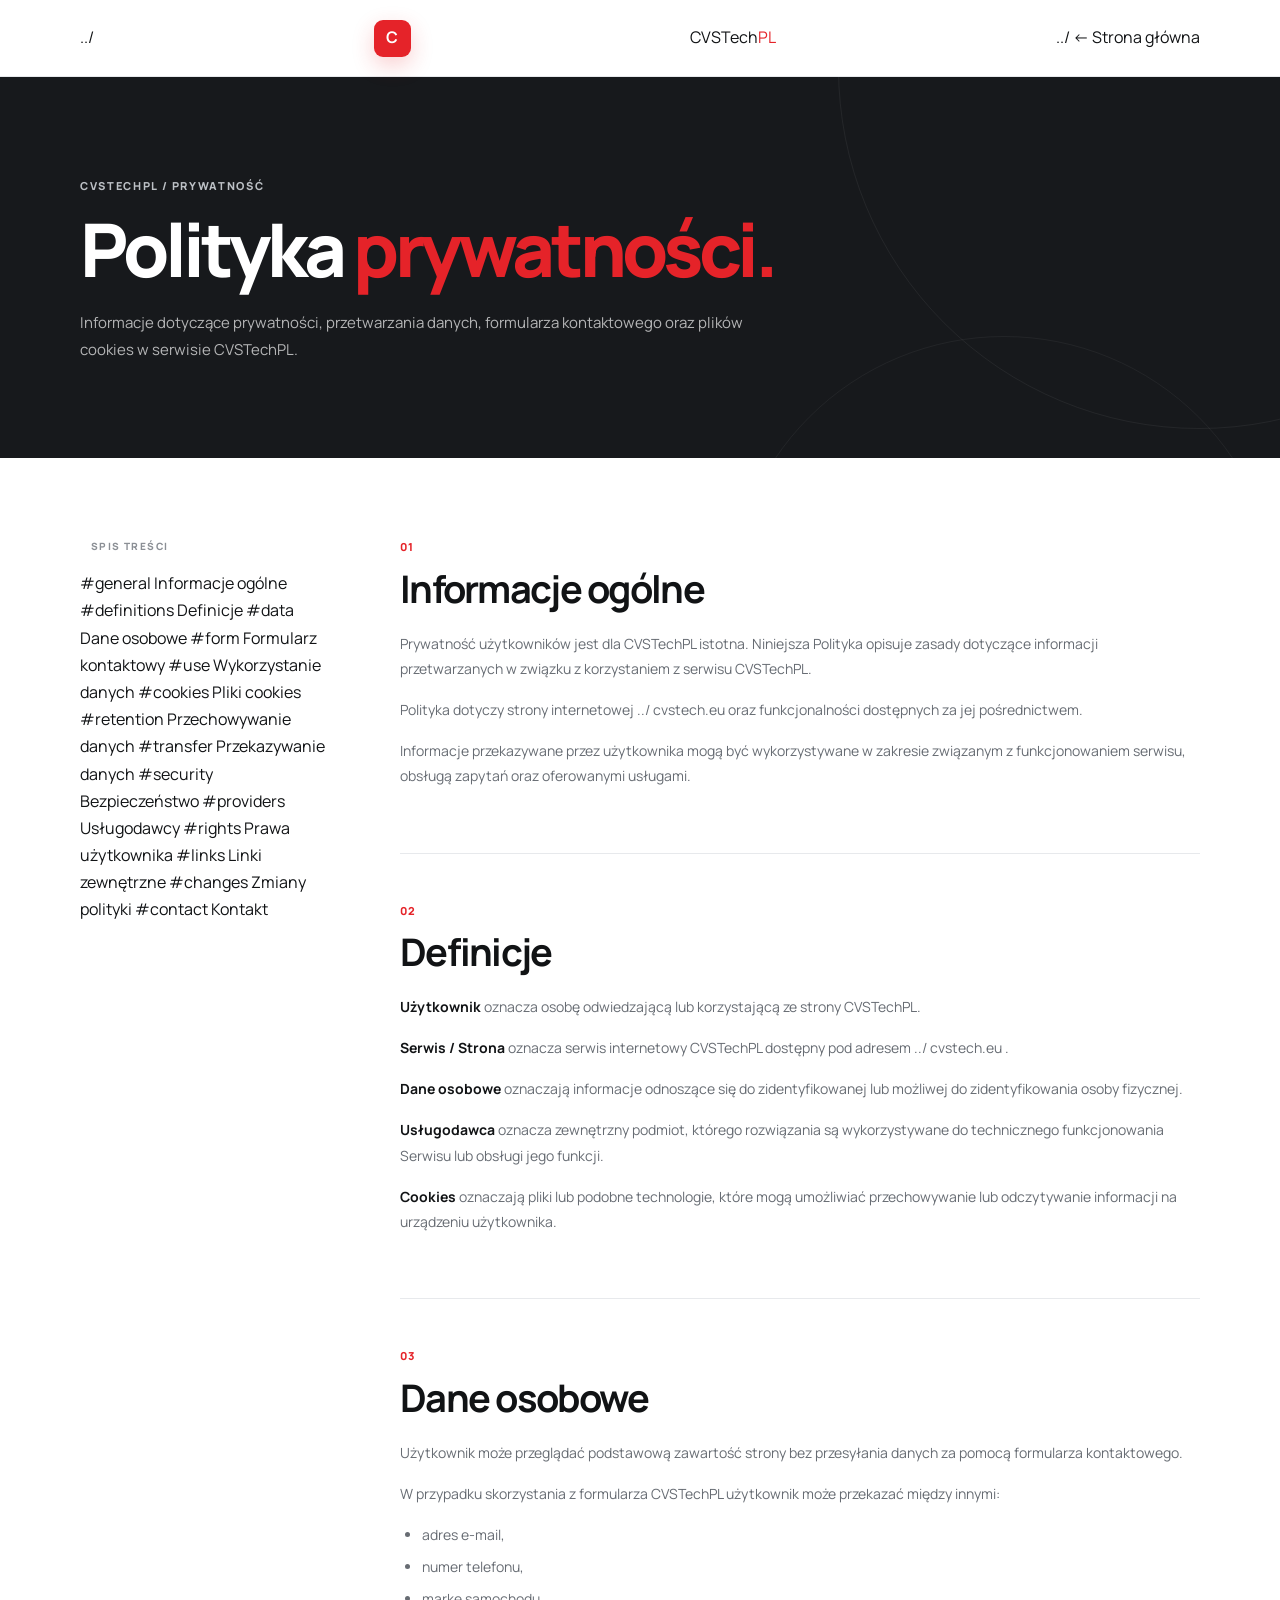
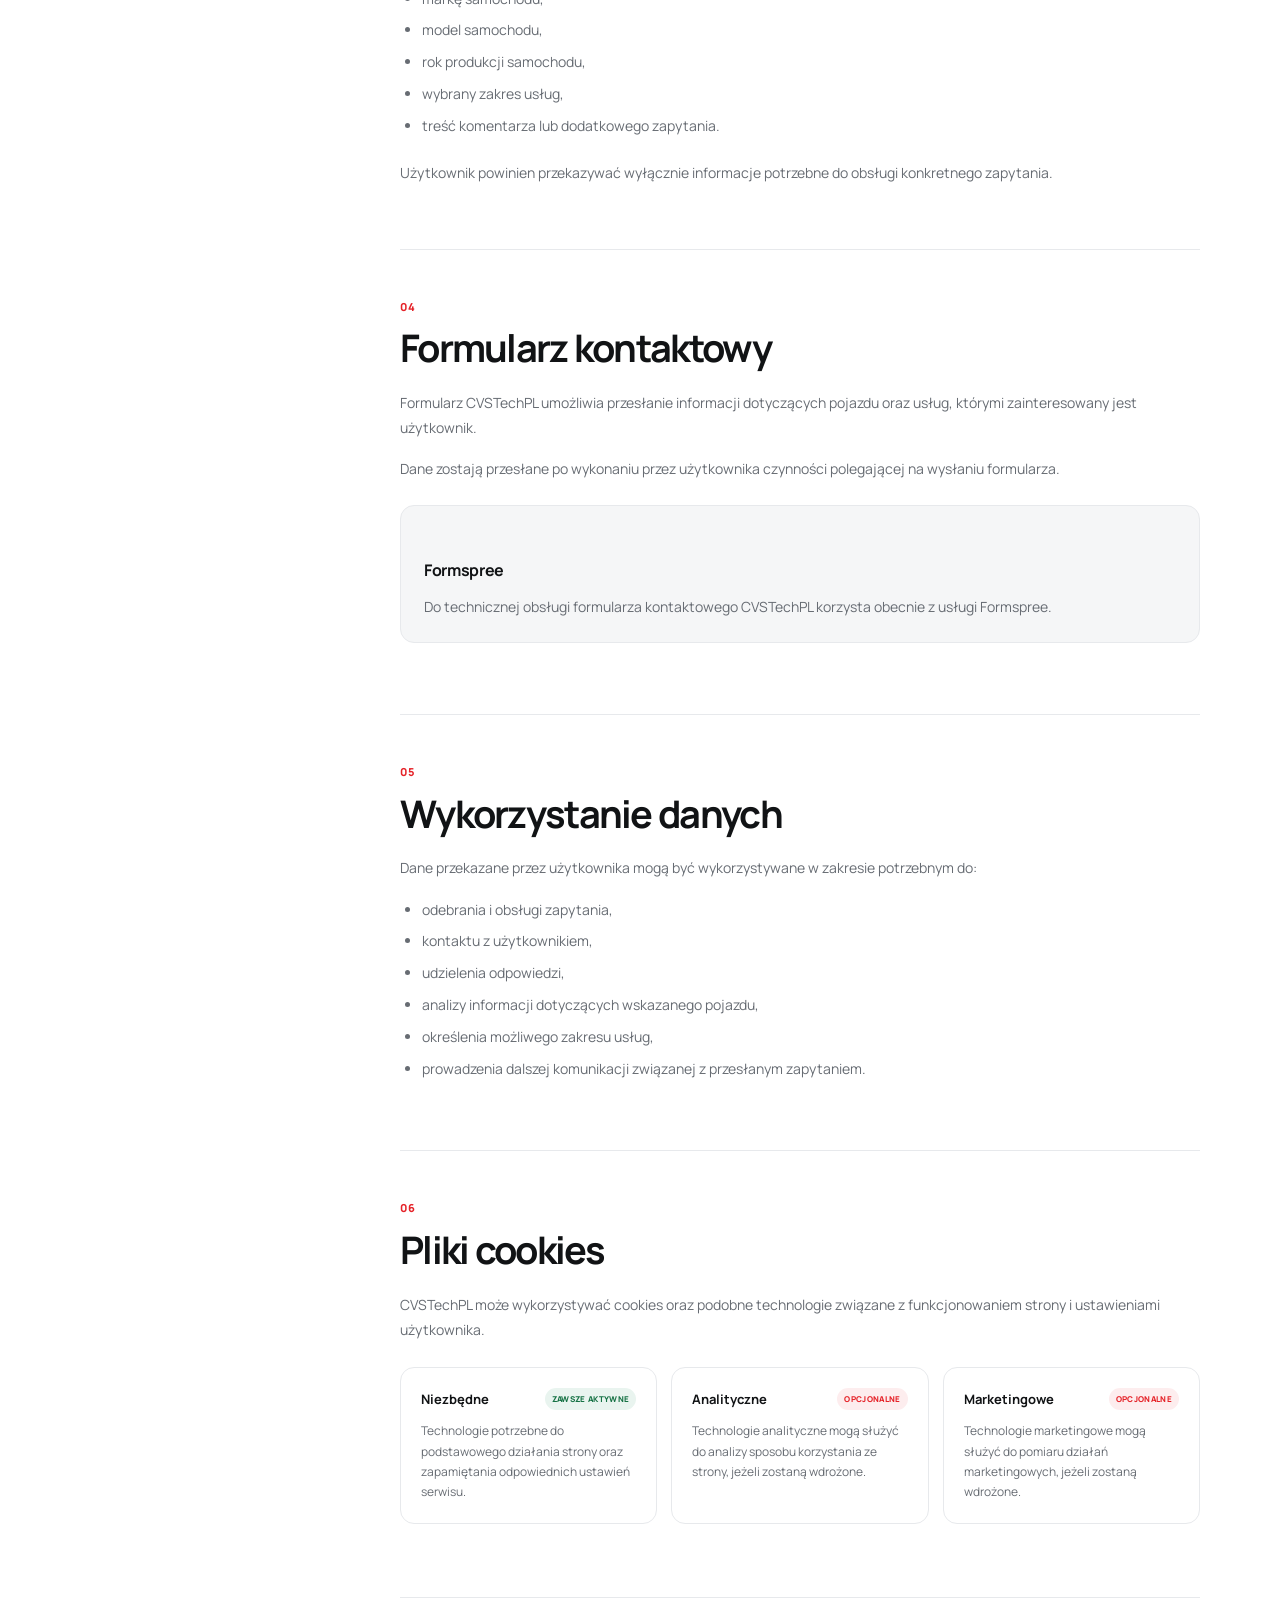
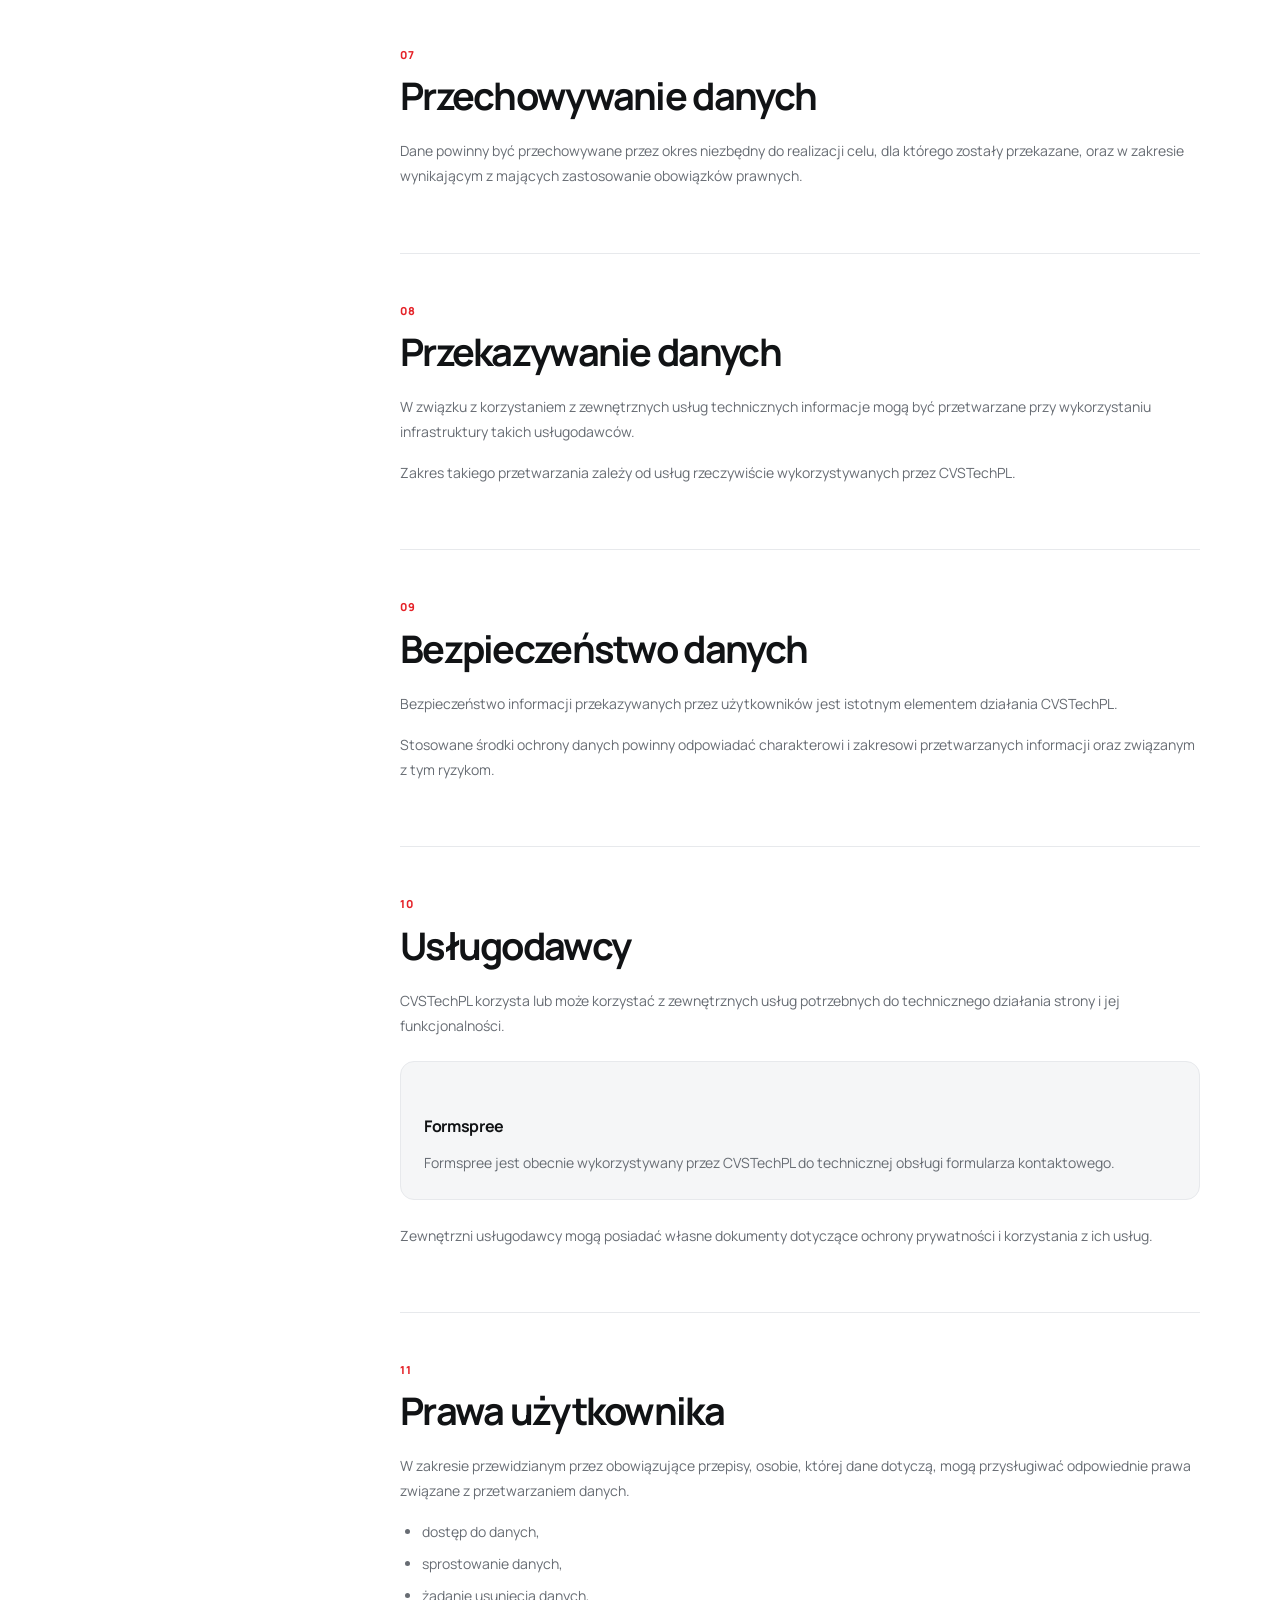
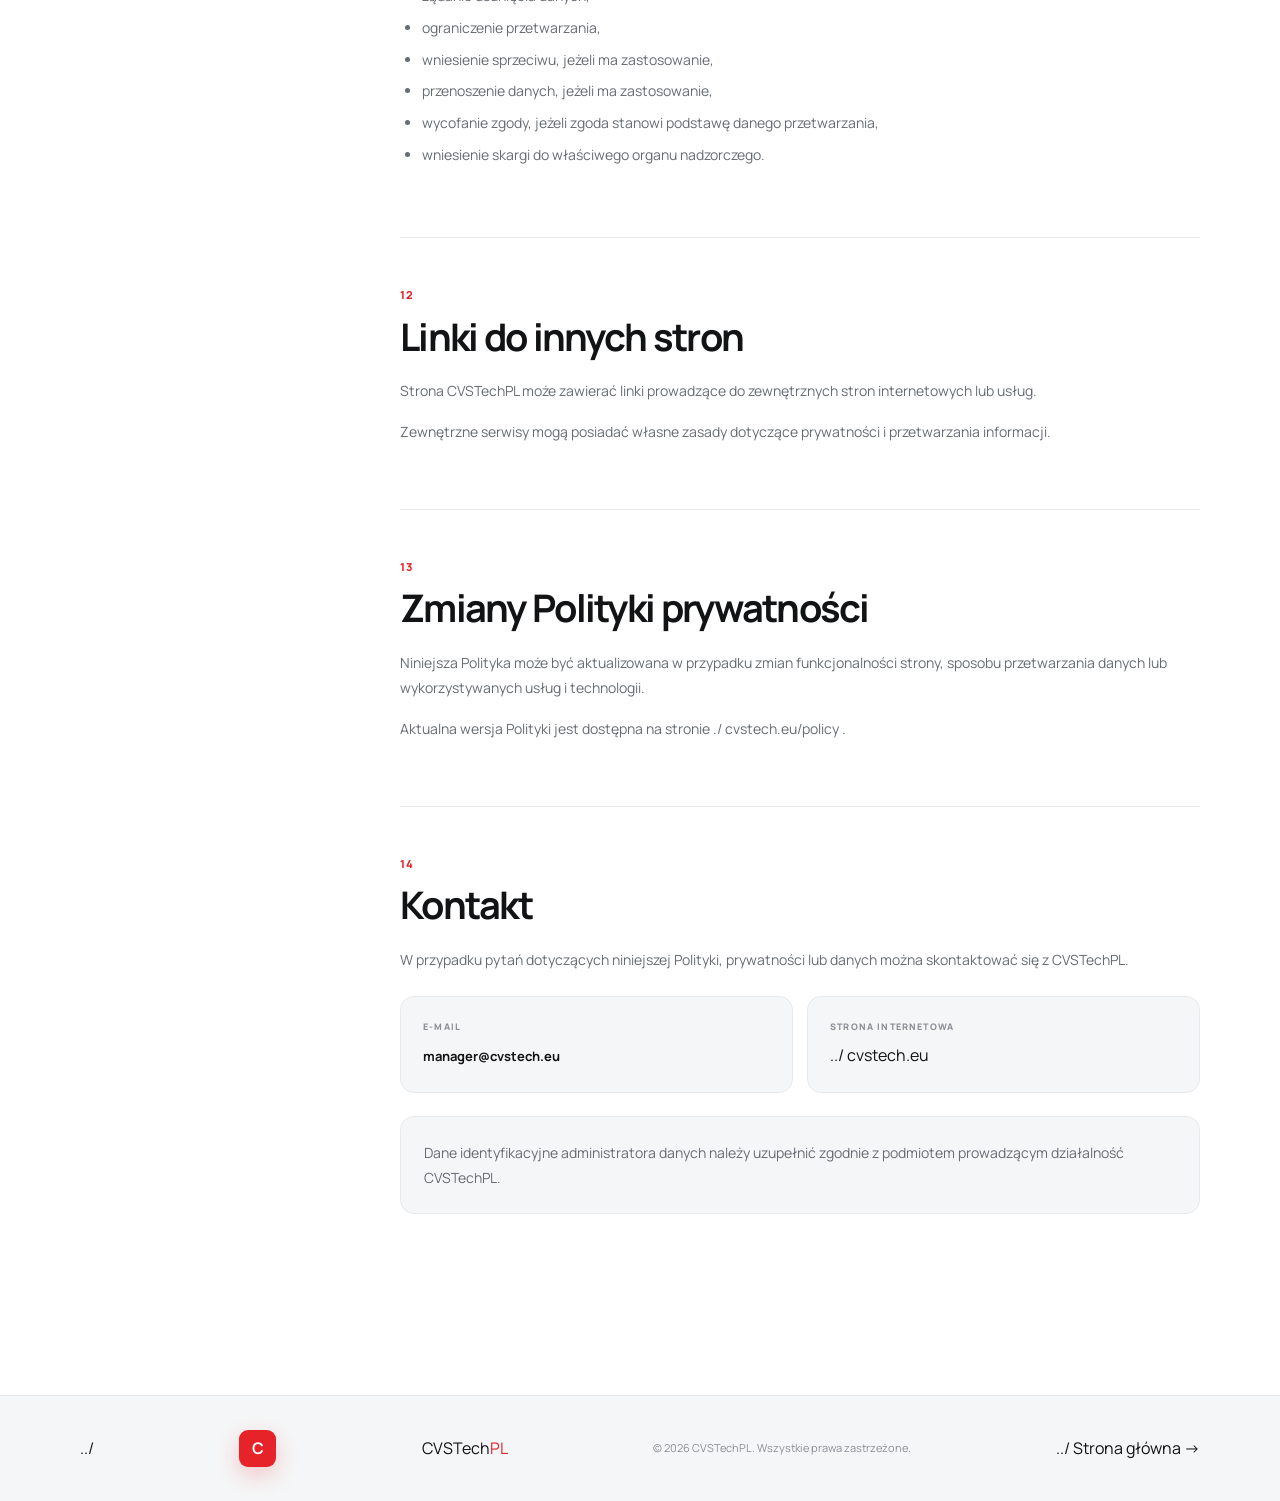
<file: policy/index.backup.html>
<!doctype html>
<html lang="pl">

<head>
  <meta charset="utf-8">

  <meta
    name="viewport"
    content="width=device-width, initial-scale=1"
  >

  <meta
    name="description"
    content="Polityka prywatności i plików cookies CVSTechPL."
  >

  <title>Polityka prywatności | CVSTechPL</title>

  <link
    rel="preconnect"
    href="https://fonts.googleapis.com"
  >

  <link
    rel="preconnect"
    href="https://fonts.gstatic.com"
    crossorigin
  >

  <link
    href="https://fonts.googleapis.com/css2?family=Manrope:wght@400;500;600;700;800&display=swap"
    rel="stylesheet"
  >

  <style>

    :root {
      --red: #e52329;
      --red-dark: #c81920;
      --black: #111315;
      --graphite: #292d32;
      --muted: #676c73;
      --light: #f5f6f7;
      --border: #e7e9ec;
      --white: #ffffff;
      --container: 1120px;
    }

    * {
      box-sizing: border-box;
    }

    html {
      scroll-behavior: smooth;
    }

    body {
      margin: 0;

      background: var(--white);
      color: var(--black);

      font-family:
        "Manrope",
        Arial,
        sans-serif;

      line-height: 1.7;
    }

    .container {
      width: min(
        var(--container),
        calc(100% - 40px)
      );

      margin-inline: auto;
    }


    /* =========================
       HEADER
    ========================= */

    .header {
      position: sticky;
      z-index: 1000;
      top: 0;

      border-bottom: 1px solid var(--border);

      background: rgba(255, 255, 255, 0.96);

      backdrop-filter: blur(16px);
      -webkit-backdrop-filter: blur(16px);
    }

    .header-inner {
      display: flex;

      min-height: 76px;

      align-items: center;
      justify-content: space-between;

      gap: 20px;
    }

    .brand {
      display: inline-flex;

      align-items: center;

      gap: 11px;

      color: var(--black);

      font-size: 19px;
      font-weight: 800;

      letter-spacing: -0.04em;

      text-decoration: none;
    }

    .brand-box {
      display: grid;

      width: 37px;
      height: 37px;

      place-items: center;

      border-radius: 9px;

      background: var(--red);
      color: var(--white);

      font-size: 16px;
      font-weight: 700;

      box-shadow:
        0 8px 22px rgba(229, 35, 41, 0.22);
    }

    .red {
      color: var(--red);
    }

    .home-btn {
      display: inline-flex;

      align-items: center;
      justify-content: center;

      gap: 8px;

      min-height: 43px;

      padding: 10px 18px;

      border: 1px solid var(--red);

      border-radius: 10px;

      background: var(--red);
      color: var(--white);

      font-size: 12px;
      font-weight: 800;

      text-decoration: none;

      box-shadow:
        0 8px 24px rgba(229, 35, 41, 0.18);

      transition:
        transform 0.2s ease,
        background 0.2s ease,
        box-shadow 0.2s ease;
    }

    .home-btn:hover {
      background: var(--red-dark);

      transform: translateY(-2px);

      box-shadow:
        0 12px 28px rgba(229, 35, 41, 0.25);
    }


    /* =========================
       HERO
    ========================= */

    .hero {
      position: relative;

      overflow: hidden;

      padding: 100px 0 95px;

      background: #17191c;
      color: var(--white);
    }

    .hero::before {
      position: absolute;

      width: 720px;
      height: 720px;

      top: -370px;
      right: -280px;

      border:
        1px solid rgba(255, 255, 255, 0.06);

      border-radius: 50%;

      content: "";
    }

    .hero::after {
      position: absolute;

      width: 550px;
      height: 550px;

      right: 0;
      bottom: -430px;

      border:
        1px solid rgba(255, 255, 255, 0.05);

      border-radius: 50%;

      content: "";
    }

    .hero-content {
      position: relative;
      z-index: 2;
    }

    .eyebrow {
      margin: 0 0 17px;

      color: #bcc0c5;

      font-size: 11px;
      font-weight: 800;

      letter-spacing: 0.15em;

      text-transform: uppercase;
    }

    .hero h1 {
      max-width: 820px;

      margin: 0 0 24px;

      color: var(--white);

      font-size: clamp(46px, 6vw, 74px);
      font-weight: 800;

      line-height: 0.98;

      letter-spacing: -0.055em;
    }

    .hero-text {
      max-width: 680px;

      margin: 0;

      color: rgba(255, 255, 255, 0.68);

      font-size: 15px;

      line-height: 1.8;
    }


    /* =========================
       MAIN
    ========================= */

    .policy-main {
      padding: 80px 0 110px;
    }

    .policy-layout {
      display: grid;

      grid-template-columns:
        245px minmax(0, 1fr);

      gap: 75px;

      align-items: start;
    }


    /* =========================
       NAVIGATION
    ========================= */

    .policy-nav {
      position: sticky;
      top: 110px;
    }

    .nav-title {
      display: block;

      margin: 0 0 15px 11px;

      color: #8b8f95;

      font-size: 10px;
      font-weight: 800;

      letter-spacing: 0.14em;

      text-transform: uppercase;
    }

    .policy-nav a {
      display: flex;

      align-items: center;

      margin-bottom: 3px;

      padding: 9px 11px;

      border-radius: 8px;

      color: var(--muted);

      font-size: 12px;
      font-weight: 600;

      text-decoration: none;

      transition:
        background 0.2s ease,
        color 0.2s ease,
        transform 0.2s ease;
    }

    .policy-nav a:hover {
      background: rgba(229, 35, 41, 0.065);

      color: var(--red);

      transform: translateX(4px);
    }


    /* =========================
       CONTENT
    ========================= */

    .policy-content {
      min-width: 0;
    }

    .policy-section {
      margin-bottom: 48px;

      padding-bottom: 48px;

      border-bottom:
        1px solid var(--border);

      scroll-margin-top: 115px;
    }

    .policy-section:last-child {
      margin-bottom: 0;

      border-bottom: none;
    }

    .section-num {
      display: block;

      margin-bottom: 10px;

      color: var(--red);

      font-size: 11px;
      font-weight: 800;

      letter-spacing: 0.12em;
    }

    .policy-section h2 {
      margin: 0 0 20px;

      color: var(--black);

      font-size: clamp(28px, 3vw, 38px);

      line-height: 1.15;

      letter-spacing: -0.045em;
    }

    .policy-section h3 {
      margin: 28px 0 10px;

      color: var(--black);

      font-size: 16px;

      letter-spacing: -0.02em;
    }

    .policy-section p {
      margin: 0 0 16px;

      color: var(--muted);

      font-size: 14px;

      line-height: 1.8;
    }

    .policy-section ul {
      margin: 17px 0 22px;

      padding-left: 22px;

      color: var(--muted);
    }

    .policy-section li {
      margin-bottom: 8px;

      font-size: 14px;

      line-height: 1.7;
    }

    .policy-section strong {
      color: var(--black);
    }

    .text-link {
      color: var(--red);

      font-weight: 700;

      text-decoration: none;
    }

    .text-link:hover {
      text-decoration: underline;
    }


    /* =========================
       FORM / INFO CARDS
    ========================= */

    .info-card {
      margin: 23px 0;

      padding: 23px;

      border: 1px solid var(--border);

      border-radius: 14px;

      background: var(--light);
    }

    .info-card p:last-child {
      margin-bottom: 0;
    }


    /* =========================
       COOKIES
    ========================= */

    .cookie-grid {
      display: grid;

      grid-template-columns:
        repeat(3, minmax(0, 1fr));

      gap: 14px;

      margin: 25px 0;
    }

    .cookie-card {
      padding: 20px;

      border: 1px solid var(--border);

      border-radius: 14px;

      background: var(--white);
    }

    .cookie-head {
      display: flex;

      align-items: center;
      justify-content: space-between;

      gap: 10px;

      margin-bottom: 11px;
    }

    .cookie-head strong {
      font-size: 13px;
    }

    .cookie-card p {
      margin: 0;

      font-size: 12px;

      line-height: 1.7;
    }

    .badge {
      padding: 4px 7px;

      border-radius: 999px;

      white-space: nowrap;

      font-size: 8px;
      font-weight: 800;

      letter-spacing: 0.04em;

      text-transform: uppercase;
    }

    .badge-green {
      background: rgba(18, 128, 77, 0.09);

      color: #177245;
    }

    .badge-red {
      background: rgba(229, 35, 41, 0.08);

      color: var(--red);
    }


    /* =========================
       CONTACT
    ========================= */

    .contact-grid {
      display: grid;

      grid-template-columns:
        repeat(2, minmax(0, 1fr));

      gap: 14px;

      margin-top: 24px;
    }

    .contact-card {
      padding: 22px;

      border: 1px solid var(--border);

      border-radius: 14px;

      background: var(--light);
    }

    .contact-label {
      display: block;

      margin-bottom: 8px;

      color: #8a8f95;

      font-size: 9px;
      font-weight: 800;

      letter-spacing: 0.13em;

      text-transform: uppercase;
    }

    .contact-card a {
      color: var(--black);

      font-size: 13px;
      font-weight: 700;

      text-decoration: none;
    }

    .contact-card a:hover {
      color: var(--red);
    }


    /* =========================
       FOOTER
    ========================= */

    .footer {
      padding: 34px 0;

      border-top: 1px solid var(--border);

      background: var(--light);
    }

    .footer-inner {
      display: flex;

      align-items: center;
      justify-content: space-between;

      gap: 24px;
    }

    .footer-copy {
      color: #8b8f95;

      font-size: 11px;
    }

    .footer-btn {
      display: inline-flex;

      align-items: center;
      justify-content: center;

      padding: 10px 15px;

      border: 1px solid var(--border);

      border-radius: 8px;

      background: var(--white);
      color: var(--black);

      font-size: 11px;
      font-weight: 800;

      text-decoration: none;

      transition:
        border-color 0.2s ease,
        color 0.2s ease,
        transform 0.2s ease;
    }

    .footer-btn:hover {
      border-color: var(--red);

      color: var(--red);

      transform: translateY(-1px);
    }


    /* =========================
       TABLET
    ========================= */

    @media (max-width: 900px) {

      .policy-layout {
        grid-template-columns: 1fr;

        gap: 42px;
      }

      .policy-nav {
        position: static;

        display: flex;

        flex-wrap: wrap;

        gap: 4px;

        padding-bottom: 25px;

        border-bottom: 1px solid var(--border);
      }

      .nav-title {
        width: 100%;
      }

      .policy-nav a {
        display: inline-flex;
      }

      .cookie-grid {
        grid-template-columns: 1fr;
      }

    }


    /* =========================
       MOBILE
    ========================= */

    @media (max-width: 600px) {

      .container {
        width: calc(100% - 28px);
      }

      .header-inner {
        min-height: 68px;
      }

      .brand {
        font-size: 16px;
      }

      .brand-box {
        width: 33px;
        height: 33px;

        font-size: 14px;
      }

      .home-btn {
        min-height: 39px;

        padding: 8px 12px;

        font-size: 10px;
      }

      .hero {
        padding: 70px 0;
      }

      .hero h1 {
        font-size: 42px;
      }

      .hero-text {
        font-size: 13px;
      }

      .policy-main {
        padding: 55px 0 80px;
      }

      .policy-nav a {
        padding: 7px 9px;

        font-size: 10px;
      }

      .contact-grid {
        grid-template-columns: 1fr;
      }

      .footer-inner {
        align-items: flex-start;

        flex-direction: column;
      }

    }

  </style>

</head>


<body>


  <!-- =========================
       HEADER
  ========================== -->

  <header class="header">

    <div class="container header-inner">

      ../

        <span class="brand-box">
          C
        </span>

        <span>
          CVSTech<span class="red">PL</span>
        </span>

      </a>


      ../
        ← Strona główna
      </a>

    </div>

  </header>


  <main>


    <!-- =========================
         HERO
    ========================== -->

    <section class="hero">

      <div class="container hero-content">

        <p class="eyebrow">
          CVSTechPL / Prywatność
        </p>

        <h1>
          Polityka
          <span class="red">prywatności.</span>
        </h1>

        <p class="hero-text">

          Informacje dotyczące prywatności,
          przetwarzania danych, formularza
          kontaktowego oraz plików cookies
          w serwisie CVSTechPL.

        </p>

      </div>

    </section>


    <!-- =========================
         POLICY
    ========================== -->

    <section class="policy-main">

      <div class="container policy-layout">


        <!-- =====================
             NAV
        ====================== -->

        <nav
          class="policy-nav"
          aria-label="Spis treści polityki prywatności"
        >

          <span class="nav-title">
            Spis treści
          </span>

          #general
            Informacje ogólne
          </a>

          #definitions
            Definicje
          </a>

          #data
            Dane osobowe
          </a>

          #form
            Formularz kontaktowy
          </a>

          #use
            Wykorzystanie danych
          </a>

          #cookies
            Pliki cookies
          </a>

          #retention
            Przechowywanie danych
          </a>

          #transfer
            Przekazywanie danych
          </a>

          #security
            Bezpieczeństwo
          </a>

          #providers
            Usługodawcy
          </a>

          #rights
            Prawa użytkownika
          </a>

          #links
            Linki zewnętrzne
          </a>

          #changes
            Zmiany polityki
          </a>

          #contact
            Kontakt
          </a>

        </nav>


        <!-- =====================
             CONTENT
        ====================== -->

        <div class="policy-content">


          <!-- 01 -->

          <section
            class="policy-section"
            id="general"
          >

            <span class="section-num">
              01
            </span>

            <h2>
              Informacje ogólne
            </h2>

            <p>

              Prywatność użytkowników jest
              dla CVSTechPL istotna.
              Niniejsza Polityka opisuje zasady
              dotyczące informacji przetwarzanych
              w związku z korzystaniem
              z serwisu CVSTechPL.

            </p>

            <p>

              Polityka dotyczy strony internetowej

              ../
                cvstech.eu
              </a>

              oraz funkcjonalności dostępnych
              za jej pośrednictwem.

            </p>

            <p>

              Informacje przekazywane
              przez użytkownika mogą być
              wykorzystywane w zakresie
              związanym z funkcjonowaniem
              serwisu, obsługą zapytań
              oraz oferowanymi usługami.

            </p>

          </section>


          <!-- 02 -->

          <section
            class="policy-section"
            id="definitions"
          >

            <span class="section-num">
              02
            </span>

            <h2>
              Definicje
            </h2>

            <p>

              <strong>Użytkownik</strong>
              oznacza osobę odwiedzającą
              lub korzystającą
              ze strony CVSTechPL.

            </p>

            <p>

              <strong>Serwis / Strona</strong>
              oznacza serwis internetowy
              CVSTechPL dostępny pod adresem

              ../
                cvstech.eu
              </a>.

            </p>

            <p>

              <strong>Dane osobowe</strong>
              oznaczają informacje odnoszące się
              do zidentyfikowanej lub możliwej
              do zidentyfikowania osoby fizycznej.

            </p>

            <p>

              <strong>Usługodawca</strong>
              oznacza zewnętrzny podmiot,
              którego rozwiązania są
              wykorzystywane do technicznego
              funkcjonowania Serwisu
              lub obsługi jego funkcji.

            </p>

            <p>

              <strong>Cookies</strong>
              oznaczają pliki lub podobne
              technologie, które mogą umożliwiać
              przechowywanie lub odczytywanie
              informacji na urządzeniu użytkownika.

            </p>

          </section>


          <!-- 03 -->

          <section
            class="policy-section"
            id="data"
          >

            <span class="section-num">
              03
            </span>

            <h2>
              Dane osobowe
            </h2>

            <p>

              Użytkownik może przeglądać
              podstawową zawartość strony
              bez przesyłania danych
              za pomocą formularza kontaktowego.

            </p>

            <p>

              W przypadku skorzystania
              z formularza CVSTechPL użytkownik
              może przekazać między innymi:

            </p>

            <ul>

              <li>
                adres e-mail,
              </li>

              <li>
                numer telefonu,
              </li>

              <li>
                markę samochodu,
              </li>

              <li>
                model samochodu,
              </li>

              <li>
                rok produkcji samochodu,
              </li>

              <li>
                wybrany zakres usług,
              </li>

              <li>
                treść komentarza
                lub dodatkowego zapytania.
              </li>

            </ul>

            <p>

              Użytkownik powinien przekazywać
              wyłącznie informacje potrzebne
              do obsługi konkretnego zapytania.

            </p>

          </section>


          <!-- 04 -->

          <section
            class="policy-section"
            id="form"
          >

            <span class="section-num">
              04
            </span>

            <h2>
              Formularz kontaktowy
            </h2>

            <p>

              Formularz CVSTechPL umożliwia
              przesłanie informacji dotyczących
              pojazdu oraz usług, którymi
              zainteresowany jest użytkownik.

            </p>

            <p>

              Dane zostają przesłane
              po wykonaniu przez użytkownika
              czynności polegającej
              na wysłaniu formularza.

            </p>

            <div class="info-card">

              <h3>
                Formspree
              </h3>

              <p>

                Do technicznej obsługi
                formularza kontaktowego
                CVSTechPL korzysta obecnie
                z usługi Formspree.

              </p>

            </div>

          </section>


          <!-- 05 -->

          <section
            class="policy-section"
            id="use"
          >

            <span class="section-num">
              05
            </span>

            <h2>
              Wykorzystanie danych
            </h2>

            <p>

              Dane przekazane przez użytkownika
              mogą być wykorzystywane
              w zakresie potrzebnym do:

            </p>

            <ul>

              <li>
                odebrania i obsługi zapytania,
              </li>

              <li>
                kontaktu z użytkownikiem,
              </li>

              <li>
                udzielenia odpowiedzi,
              </li>

              <li>
                analizy informacji dotyczących
                wskazanego pojazdu,
              </li>

              <li>
                określenia możliwego
                zakresu usług,
              </li>

              <li>
                prowadzenia dalszej komunikacji
                związanej z przesłanym zapytaniem.
              </li>

            </ul>

          </section>


          <!-- 06 -->

          <section
            class="policy-section"
            id="cookies"
          >

            <span class="section-num">
              06
            </span>

            <h2>
              Pliki cookies
            </h2>

            <p>

              CVSTechPL może wykorzystywać
              cookies oraz podobne technologie
              związane z funkcjonowaniem strony
              i ustawieniami użytkownika.

            </p>


            <div class="cookie-grid">


              <article class="cookie-card">

                <div class="cookie-head">

                  <strong>
                    Niezbędne
                  </strong>

                  <span class="badge badge-green">
                    Zawsze aktywne
                  </span>

                </div>

                <p>

                  Technologie potrzebne
                  do podstawowego działania strony
                  oraz zapamiętania odpowiednich
                  ustawień serwisu.

                </p>

              </article>


              <article class="cookie-card">

                <div class="cookie-head">

                  <strong>
                    Analityczne
                  </strong>

                  <span class="badge badge-red">
                    Opcjonalne
                  </span>

                </div>

                <p>

                  Technologie analityczne mogą
                  służyć do analizy sposobu
                  korzystania ze strony,
                  jeżeli zostaną wdrożone.

                </p>

              </article>


              <article class="cookie-card">

                <div class="cookie-head">

                  <strong>
                    Marketingowe
                  </strong>

                  <span class="badge badge-red">
                    Opcjonalne
                  </span>

                </div>

                <p>

                  Technologie marketingowe mogą
                  służyć do pomiaru działań
                  marketingowych, jeżeli zostaną
                  wdrożone.

                </p>

              </article>


            </div>

          </section>


          <!-- 07 -->

          <section
            class="policy-section"
            id="retention"
          >

            <span class="section-num">
              07
            </span>

            <h2>
              Przechowywanie danych
            </h2>

            <p>

              Dane powinny być przechowywane
              przez okres niezbędny do realizacji
              celu, dla którego zostały przekazane,
              oraz w zakresie wynikającym
              z mających zastosowanie
              obowiązków prawnych.

            </p>

          </section>


          <!-- 08 -->

          <section
            class="policy-section"
            id="transfer"
          >

            <span class="section-num">
              08
            </span>

            <h2>
              Przekazywanie danych
            </h2>

            <p>

              W związku z korzystaniem
              z zewnętrznych usług technicznych
              informacje mogą być przetwarzane
              przy wykorzystaniu infrastruktury
              takich usługodawców.

            </p>

            <p>

              Zakres takiego przetwarzania
              zależy od usług rzeczywiście
              wykorzystywanych przez CVSTechPL.

            </p>

          </section>


          <!-- 09 -->

          <section
            class="policy-section"
            id="security"
          >

            <span class="section-num">
              09
            </span>

            <h2>
              Bezpieczeństwo danych
            </h2>

            <p>

              Bezpieczeństwo informacji
              przekazywanych przez użytkowników
              jest istotnym elementem
              działania CVSTechPL.

            </p>

            <p>

              Stosowane środki ochrony danych
              powinny odpowiadać charakterowi
              i zakresowi przetwarzanych
              informacji oraz związanym
              z tym ryzykom.

            </p>

          </section>


          <!-- 10 -->

          <section
            class="policy-section"
            id="providers"
          >

            <span class="section-num">
              10
            </span>

            <h2>
              Usługodawcy
            </h2>

            <p>

              CVSTechPL korzysta
              lub może korzystać z zewnętrznych
              usług potrzebnych do technicznego
              działania strony
              i jej funkcjonalności.

            </p>

            <div class="info-card">

              <h3>
                Formspree
              </h3>

              <p>

                Formspree jest obecnie
                wykorzystywany przez CVSTechPL
                do technicznej obsługi
                formularza kontaktowego.

              </p>

            </div>

            <p>

              Zewnętrzni usługodawcy mogą
              posiadać własne dokumenty
              dotyczące ochrony prywatności
              i korzystania z ich usług.

            </p>

          </section>


          <!-- 11 -->

          <section
            class="policy-section"
            id="rights"
          >

            <span class="section-num">
              11
            </span>

            <h2>
              Prawa użytkownika
            </h2>

            <p>

              W zakresie przewidzianym
              przez obowiązujące przepisy,
              osobie, której dane dotyczą,
              mogą przysługiwać odpowiednie
              prawa związane
              z przetwarzaniem danych.

            </p>

            <ul>

              <li>
                dostęp do danych,
              </li>

              <li>
                sprostowanie danych,
              </li>

              <li>
                żądanie usunięcia danych,
              </li>

              <li>
                ograniczenie przetwarzania,
              </li>

              <li>
                wniesienie sprzeciwu,
                jeżeli ma zastosowanie,
              </li>

              <li>
                przenoszenie danych,
                jeżeli ma zastosowanie,
              </li>

              <li>
                wycofanie zgody,
                jeżeli zgoda stanowi
                podstawę danego przetwarzania,
              </li>

              <li>
                wniesienie skargi
                do właściwego organu nadzorczego.
              </li>

            </ul>

          </section>


          <!-- 12 -->

          <section
            class="policy-section"
            id="links"
          >

            <span class="section-num">
              12
            </span>

            <h2>
              Linki do innych stron
            </h2>

            <p>

              Strona CVSTechPL może zawierać
              linki prowadzące do zewnętrznych
              stron internetowych lub usług.

            </p>

            <p>

              Zewnętrzne serwisy mogą posiadać
              własne zasady dotyczące prywatności
              i przetwarzania informacji.

            </p>

          </section>


          <!-- 13 -->

          <section
            class="policy-section"
            id="changes"
          >

            <span class="section-num">
              13
            </span>

            <h2>
              Zmiany Polityki prywatności
            </h2>

            <p>

              Niniejsza Polityka może być
              aktualizowana w przypadku zmian
              funkcjonalności strony,
              sposobu przetwarzania danych
              lub wykorzystywanych usług
              i technologii.

            </p>

            <p>

              Aktualna wersja Polityki
              jest dostępna na stronie

              ./
                cvstech.eu/policy
              </a>.

            </p>

          </section>


          <!-- 14 -->

          <section
            class="policy-section"
            id="contact"
          >

            <span class="section-num">
              14
            </span>

            <h2>
              Kontakt
            </h2>

            <p>

              W przypadku pytań dotyczących
              niniejszej Polityki, prywatności
              lub danych można skontaktować się
              z CVSTechPL.

            </p>


            <div class="contact-grid">


              <div class="contact-card">

                <span class="contact-label">
                  E-mail
                </span>

                <a href="mailto:manager@cvstech.eu">
                  manager@cvstech.eu
                </a>

              </div>


              <div class="contact-card">

                <span class="contact-label">
                  Strona internetowa
                </span>

                ../
                  cvstech.eu
                </a>

              </div>


            </div>


            <div class="info-card">

              <p>

                Dane identyfikacyjne administratora
                danych należy uzupełnić zgodnie
                z podmiotem prowadzącym działalność
                CVSTechPL.

              </p>

            </div>

          </section>


        </div>

      </div>

    </section>

  </main>


  <!-- =========================
       FOOTER
  ========================== -->

  <footer class="footer">

    <div class="container footer-inner">


      ../

        <span class="brand-box">
          C
        </span>

        <span>
          CVSTech<span class="red">PL</span>
        </span>

      </a>


      <span class="footer-copy">
        © 2026 CVSTechPL. Wszystkie prawa zastrzeżone.
      </span>


      ../
        Strona główna →
      </a>


    </div>

  </footer>


</body>

</html>
</file>
<file: style.css>
/* =========================================================
   01. DESIGN TOKENS
========================================================= */

:root {
  --red: #e52329;
  --red-hover: #c81920;
  --ink: #111315;
  --graphite: #292d32;
  --muted: #666b72;
  --surface: #f5f6f7;
  --border: #e7e9ec;
  --white: #ffffff;
  --dark: #181a1d;

  --radius: 18px;
  --shadow: 0 18px 55px rgba(17, 19, 21, 0.09);

  --container: 1180px;
}


/* =========================================================
   02. RESET & BASE
========================================================= */

* {
  box-sizing: border-box;
}

html {
  scroll-behavior: smooth;
}

body {
  margin: 0;

  overflow-x: hidden;

  background: var(--white);
  color: var(--ink);

  font-family: "Manrope", Arial, sans-serif;
  line-height: 1.5;
}

img {
  display: block;

  max-width: 100%;
}

a {
  color: inherit;
}

button,
input,
select,
textarea {
  font: inherit;
}

.container {
  width: min(
    var(--container),
    calc(100% - 40px)
  );

  margin-inline: auto;
}

.text-red {
  color: var(--red);
}


/* =========================================================
   TYPOGRAPHY
========================================================= */

h1,
h2,
h3,
p {
  margin-top: 0;
}

h1 {
  max-width: 760px;

  margin-bottom: 26px;

  font-size: clamp(
    48px,
    5.5vw,
    79px
  );

  line-height: 0.99;

  letter-spacing: -0.065em;
}

h2 {
  margin-bottom: 20px;

  font-size: clamp(
    36px,
    4.3vw,
    58px
  );

  line-height: 1.05;

  letter-spacing: -0.05em;
}

h3 {
  margin-bottom: 8px;
}


/* =========================================================
   SECTION
========================================================= */

.section {
  position: relative;

  padding: 100px 0;
}

.section-muted {
  background: var(--surface);
}

.section-label {
  margin-bottom: 14px;

  color: var(--red);

  font-size: 12px;
  font-weight: 800;

  letter-spacing: 0.14em;

  text-transform: uppercase;
}

.section-intro {
  max-width: 660px;

  margin-bottom: 0;

  color: var(--muted);

  font-size: 17px;
}


/* =========================================================
   03. BUTTONS & BRAND
========================================================= */

.brand {
  display: inline-flex;

  align-items: center;

  gap: 12px;

  color: var(--ink);

  font-size: 21px;
  font-weight: 800;

  letter-spacing: -0.04em;

  text-decoration: none;
}

.brand-mark {
  display: grid;

  width: 34px;
  height: 34px;

  place-items: center;

  border-radius: 9px;

  background: var(--red);
  color: var(--white);

  box-shadow:
    0 7px 20px
    rgba(229, 35, 41, 0.22);
}

.button {
  display: inline-flex;

  align-items: center;
  justify-content: center;

  gap: 10px;

  padding: 15px 22px;

  border: 0;
  border-radius: 10px;

  background: var(--red);
  color: var(--white);

  font-weight: 700;

  text-decoration: none;

  cursor: pointer;

  box-shadow:
    0 10px 26px
    rgba(229, 35, 41, 0.2);

  transition:
    background-color 0.22s ease,
    transform 0.22s ease,
    opacity 0.22s ease;
}

.button:hover {
  background: var(--red-hover);

  transform: translateY(-2px);
}

.button:disabled {
  opacity: 0.7;

  cursor: wait;

  transform: none;
}

.button-secondary {
  border:
    1px solid
    var(--border);

  background: var(--white);
  color: var(--ink);

  box-shadow: none;
}

.button-secondary:hover {
  background: var(--surface);
}

.button-small {
  padding: 12px 17px;

  font-size: 13px;
}

.button-full {
  width: 100%;
}


/* =========================================================
   04. HEADER
========================================================= */

.site-header {
  position: relative;

  z-index: 100;

  background: var(--white);
}

.header-inner {
  display: flex;

  min-height: 82px;

  align-items: center;
  justify-content: space-between;
}

.main-nav {
  display: flex;

  align-items: center;

  gap: 30px;
}

.main-nav > a:not(.button) {
  color: var(--graphite);

  font-size: 14px;
  font-weight: 600;

  text-decoration: none;
}

.main-nav > a:not(.button):hover {
  color: var(--red);
}


/* =========================================================
   05. HERO
========================================================= */

.hero {
  position: relative;

  width: 100%;

  min-height: 720px;

  overflow: hidden;

  background: #111315;
  color: #ffffff;

  isolation: isolate;
}


/* =========================================================
   HERO BACKGROUND CAROUSEL
========================================================= */

.hero-carousel {
  position: absolute;

  inset: 0;

  z-index: 0;

  width: 100%;
  height: 100%;

  overflow: hidden;

  pointer-events: none;
}

.hero-carousel-slide {
  position: absolute;

  inset: 0;

  width: 100%;
  height: 100%;

  background-repeat: no-repeat;
  background-position: center;
  background-size: cover;

  opacity: 0;

  transform: scale(1.04);

  transition:
    opacity 1.1s ease,
    transform 7s ease;
}


/* =========================================================
   SLIDE 1 - LIXIANG L7
========================================================= */

.hero-carousel-slide:nth-child(1) {
  background-image:
    linear-gradient(
      90deg,
      rgba(10, 12, 15, 0.96) 0%,
      rgba(10, 12, 15, 0.90) 25%,
      rgba(10, 12, 15, 0.70) 47%,
      rgba(10, 12, 15, 0.28) 72%,
      rgba(10, 12, 15, 0.08) 100%
    ),
    url("https://www.auto-in-china.com/wp-content/uploads/2023/07/1-114.jpg");
}


/* =========================================================
   SLIDE 2 - LIXIANG L9
========================================================= */

.hero-carousel-slide:nth-child(2) {
  background-image:
    linear-gradient(
      90deg,
      rgba(10, 12, 15, 0.96) 0%,
      rgba(10, 12, 15, 0.90) 25%,
      rgba(10, 12, 15, 0.70) 47%,
      rgba(10, 12, 15, 0.28) 72%,
      rgba(10, 12, 15, 0.08) 100%
    ),
    url("https://www.auto-in-china.com/wp-content/uploads/2023/08/li-auto-l9.jpg");
}


/* =========================================================
   SLIDE 3 - GEELY EX5
========================================================= */

.hero-carousel-slide:nth-child(3) {
  background-image:
    linear-gradient(
      90deg,
      rgba(10, 12, 15, 0.96) 0%,
      rgba(10, 12, 15, 0.90) 25%,
      rgba(10, 12, 15, 0.70) 47%,
      rgba(10, 12, 15, 0.28) 72%,
      rgba(10, 12, 15, 0.08) 100%
    ),
    url("https://www.geely.com/-/media/project/web-portal/models/ex5/model-colors/new/silver/ex5-silver---2.png?h=1000&iar=0&w=1500&hash=7B6BDBC3D302ABB242EFCC9C5E4ED8EF");
}


/* =========================================================
   ACTIVE SLIDE
========================================================= */

.hero-carousel-slide.is-active {
  opacity: 1;

  transform: scale(1);
}


/* =========================================================
   HERO OVERLAY
========================================================= */

.hero-carousel-overlay {
  position: absolute;

  inset: 0;

  z-index: 1;

  pointer-events: none;

  background:
    linear-gradient(
      180deg,
      rgba(8, 10, 12, 0.05) 0%,
      rgba(8, 10, 12, 0) 45%,
      rgba(8, 10, 12, 0.60) 100%
    );
}


/* =========================================================
   HERO DECORATION
========================================================= */

.hero::after {
  position: absolute;

  right: -250px;
  bottom: -430px;

  z-index: 1;

  width: 760px;
  height: 760px;

  border:
    1px solid
    rgba(255, 255, 255, 0.08);

  border-radius: 50%;

  pointer-events: none;

  content: "";
}


/* =========================================================
   HERO CONTENT
========================================================= */

.hero-content {
  position: relative;

  z-index: 3;

  display: flex;

  min-height: 720px;

  align-items: center;

  padding-top: 80px;
  padding-bottom: 95px;
}

.hero-copy {
  position: relative;

  z-index: 3;

  width: min(
    720px,
    66%
  );
}


/* =========================================================
   HERO EYEBROW
========================================================= */

.hero .eyebrow {
  display: flex;

  align-items: center;

  gap: 10px;

  margin:
    0 0 22px;

  color:
    rgba(
      255,
      255,
      255,
      0.82
    );

  font-size: 12px;
  font-weight: 800;

  letter-spacing: 0.13em;

  text-transform: uppercase;
}

.hero .eyebrow::before {
  width: 30px;
  height: 2px;

  flex-shrink: 0;

  background: var(--red);

  content: "";
}


/* =========================================================
   HERO TITLE
========================================================= */

.hero h1 {
  max-width: 760px;

  margin:
    0 0 28px;

  color: #ffffff;

  font-size:
    clamp(
      50px,
      5.4vw,
      78px
    );

  font-weight: 800;

  line-height: 0.99;

  letter-spacing: -0.055em;

  text-shadow:
    0 5px 35px
    rgba(0, 0, 0, 0.32);
}

.hero .text-red {
  color: var(--red);
}


/* =========================================================
   HERO DESCRIPTION
========================================================= */

.hero-lead {
  max-width: 610px;

  margin:
    0 0 34px;

  color:
    rgba(
      255,
      255,
      255,
      0.77
    );

  font-size: 17px;

  line-height: 1.65;
}


/* =========================================================
   HERO BUTTONS
========================================================= */

.hero-actions {
  display: flex;

  flex-wrap: wrap;

  gap: 12px;
}

.hero-actions .button {
  display: inline-flex;

  min-height: 50px;

  align-items: center;
  justify-content: center;

  padding: 13px 22px;

  border-radius: 8px;

  font-size: 14px;
  font-weight: 700;

  text-decoration: none;

  transition:
    transform 0.2s ease,
    background-color 0.2s ease,
    border-color 0.2s ease,
    color 0.2s ease;
}

.hero-actions .button:hover {
  transform: translateY(-2px);
}

.hero-actions .button-secondary,
.button-hero-secondary {
  border:
    1px solid
    rgba(255, 255, 255, 0.26);

  background:
    rgba(255, 255, 255, 0.09);

  color: #ffffff;

  box-shadow: none;

  backdrop-filter: blur(12px);

  -webkit-backdrop-filter:
    blur(12px);
}

.hero-actions .button-secondary:hover,
.button-hero-secondary:hover {
  border-color:
    rgba(255, 255, 255, 0.48);

  background:
    rgba(255, 255, 255, 0.17);

  color: #ffffff;
}


/* =========================================================
   HERO INFO
========================================================= */

.hero-info {
  display: flex;

  max-width: 650px;

  align-items: flex-end;
  justify-content: space-between;

  gap: 40px;

  margin-top: 48px;
}


/* =========================================================
   HERO BRAND CHIPS
========================================================= */

.hero-brand-chips,
.hero .brand-chips {
  display: flex;

  flex-wrap: wrap;

  gap: 8px;

  margin-top: 0;
}

.hero-brand-chips span,
.hero .brand-chips span {
  display: inline-flex;

  align-items: center;
  justify-content: center;

  padding: 8px 11px;

  border:
    1px solid
    rgba(255, 255, 255, 0.17);

  border-radius: 999px;

  background:
    rgba(17, 19, 21, 0.42);

  color:
    rgba(255, 255, 255, 0.82);

  font-size: 11px;
  font-weight: 700;

  letter-spacing: 0.08em;

  backdrop-filter:
    blur(12px);

  -webkit-backdrop-filter:
    blur(12px);
}


/* =========================================================
   CURRENT MODEL
========================================================= */

.hero-current-model {
  min-width: 160px;

  padding-left: 17px;

  border-left:
    2px solid
    var(--red);
}

.hero-current-model small {
  display: block;

  margin-bottom: 5px;

  color:
    rgba(255, 255, 255, 0.48);

  font-size: 10px;
  font-weight: 700;

  letter-spacing: 0.12em;
}

.hero-current-model strong {
  color: #ffffff;

  font-size: 17px;
  font-weight: 700;
}


/* =========================================================
   CAROUSEL CONTROLS
========================================================= */

.hero-carousel-controls {
  position: absolute;

  right:
    max(
      30px,
      calc(
        (100vw - var(--container)) / 2
      )
    );

  bottom: 46px;

  z-index: 4;

  display: flex;

  align-items: center;

  gap: 9px;
}

.hero-carousel-dot {
  display: block;

  width: 10px;
  height: 10px;

  padding: 0;

  border: 0;
  border-radius: 999px;

  background:
    rgba(255, 255, 255, 0.45);

  cursor: pointer;

  transition:
    width 0.3s ease,
    background-color 0.3s ease,
    transform 0.3s ease;
}

.hero-carousel-dot:hover {
  background:
    rgba(255, 255, 255, 0.82);

  transform: scale(1.1);
}

.hero-carousel-dot.is-active {
  width: 38px;

  background: var(--red);
}


/* =========================================================
   06. CUSTOMER PROBLEMS
========================================================= */

.problem-grid {
  display: grid;

  grid-template-columns:
    repeat(4, 1fr);

  gap: 15px;

  margin-top: 48px;
}

.info-card {
  min-height: 220px;

  padding: 28px;

  border:
    1px solid
    var(--border);

  border-radius:
    var(--radius);

  background:
    var(--white);

  transition: 0.25s ease;
}

.info-card:hover {
  transform:
    translateY(-5px);

  box-shadow:
    var(--shadow);
}

.card-icon {
  display: grid;

  width: 46px;
  height: 46px;

  margin-bottom: 28px;

  place-items: center;

  border-radius: 13px;

  background: #fff1f1;
  color: var(--red);

  font-size: 14px;
  font-weight: 800;
}

.info-card h3 {
  font-size: 18px;
}

.info-card p {
  margin-bottom: 0;

  color: var(--muted);

  font-size: 14px;
}


/* =========================================================
   07. SERVICES
========================================================= */

.services-grid {
  display: grid;

  grid-template-columns:
    1fr 1fr;

  column-gap: 56px;

  margin-top: 48px;
}

.service-item {
  display: grid;

  grid-template-columns:
    54px 1fr 26px;

  gap: 12px;

  align-items: center;

  padding: 25px 4px;

  border-top:
    1px solid
    var(--border);

  transition: 0.2s ease;
}

.service-item:hover {
  padding-left: 10px;
}

.service-item > span {
  color: var(--red);

  font-size: 13px;
  font-weight: 800;
}

.service-item h3 {
  margin: 0;

  font-size: 19px;
}

.service-item p {
  margin:
    4px 0 0;

  color: var(--muted);

  font-size: 13px;
}

.service-item > b {
  color: #a9adb2;

  font-size: 24px;
  font-weight: 400;
}

.service-item:hover > b {
  color: var(--red);
}


/* =========================================================
   08. CAR CHECK
========================================================= */

.check-car {
  position: relative;

  overflow: hidden;

  padding: 100px 0;

  background: var(--dark);

  color: var(--white);
}

.check-car::before {
  position: absolute;

  top: -220px;
  right: -180px;

  width: 520px;
  height: 520px;

  border:
    1px solid #2d3034;

  border-radius: 50%;

  pointer-events: none;

  content: "";
}

.check-grid {
  position: relative;

  display: grid;

  grid-template-columns:
    43% 57%;

  gap: 80px;

  align-items: center;
}

.check-car .section-intro {
  color: #abb0b6;
}


/* =========================================================
   GEELY EX5 PHOTO - CHECK CAR SECTION
========================================================= */

.car-photo {
  overflow: hidden;

  width: 100%;

  margin: 34px 0 0;

  border-radius: 20px;

  background: #2a2d31;
}

.car-photo.car-photo-geely {
  position: relative;

  display: block;

  width: 100%;
  height: auto;

  aspect-ratio: 12 / 5;

  margin: 32px 0 0;

  overflow: hidden;

  border-radius: 18px;

  background-color: #292d31;

  background-image:
  url("./image/li-auto-l9-00.webp");

  background-repeat: no-repeat;

  background-position: center center;

  background-size: cover;

  box-shadow: none;
}


/* =========================================================
   FORM
========================================================= */

.lead-form {
  padding: 34px;

  border-radius: 24px;

  background:
    var(--white);

  color: var(--ink);

  box-shadow:
    0 30px 80px
    rgba(0, 0, 0, 0.25);
}

.form-grid {
  display: grid;

  grid-template-columns:
    1fr 1fr;

  gap: 15px;
}

.lead-form label {
  display: flex;

  flex-direction: column;

  gap: 7px;
}

.lead-form label > span,
.lead-form legend {
  color: #555b62;

  font-size: 12px;
  font-weight: 800;
}

.lead-form input,
.lead-form select,
.lead-form textarea {
  width: 100%;

  padding: 14px;

  border:
    1px solid
    var(--border);

  border-radius: 10px;

  outline: none;

  background: #fafafa;

  color: var(--ink);

  font-family: inherit;
  font-size: 14px;

  transition:
    border-color 0.2s ease,
    background-color 0.2s ease,
    box-shadow 0.2s ease;
}

.lead-form textarea {
  min-height: 50px;

  line-height: 1.5;

  resize: vertical;
}

.lead-form input::placeholder,
.lead-form textarea::placeholder {
  color: #9a9fa5;
}

.lead-form input:focus,
.lead-form select:focus,
.lead-form textarea:focus {
  border-color:
    var(--red);

  background: var(--white);

  box-shadow:
    0 0 0 3px
    rgba(229, 35, 41, 0.08);
}

.form-full {
  grid-column:
    1 / -1;
}

fieldset.form-full {
  margin: 0;
  padding: 0;

  border: 0;
}

.checkboxes {
  display: flex;

  flex-wrap: wrap;

  gap: 8px;

  margin-top: 7px;
}

.checkboxes label {
  display: inline-flex;

  flex-direction: row;

  align-items: center;

  padding: 9px 10px;

  border:
    1px solid
    var(--border);

  border-radius: 9px;

  font-size: 12px;
  font-weight: 700;

  cursor: pointer;

  transition:
    border-color 0.2s ease,
    background-color 0.2s ease;
}

.checkboxes label:hover {
  border-color:
    rgba(229, 35, 41, 0.35);

  background:
    rgba(229, 35, 41, 0.03);
}

.checkboxes input {
  width: auto;

  accent-color:
    var(--red);
}

.form-note {
  margin:
    8px 0 0;

  color: #858a90;

  font-size: 11px;
}


/* =========================================================
   FORM STATUS
========================================================= */

.form-message {
  box-sizing: border-box;

  width: 100%;

  margin-top: 14px;
  padding: 13px 15px;

  border-radius: 10px;

  font-size: 13px;
  line-height: 1.5;
}

.form-message[hidden] {
  display: none;
}

.form-message strong {
  display: block;

  margin-bottom: 3px;
}

.form-message span {
  display: block;
}

.form-message-success {
  border:
    1px solid
    rgba(23, 114, 69, 0.20);

  background:
    rgba(23, 114, 69, 0.07);

  color: #177245;
}

.form-message-error {
  border:
    1px solid
    rgba(229, 35, 41, 0.20);

  background:
    rgba(229, 35, 41, 0.06);

  color: #b91f25;
}

#lead-submit:disabled {
  opacity: 0.7;

  cursor: wait;

  pointer-events: none;

  transform: none;
}


/* =========================================================
   09. HOW IT WORKS
========================================================= */

.steps {
  position: relative;

  display: grid;

  grid-template-columns:
    repeat(5, 1fr);

  margin-top: 60px;
}

.steps::before {
  position: absolute;

  top: 14px;
  right: 1%;
  left: 1%;

  height: 2px;

  background:
    linear-gradient(
      90deg,
      var(--red),
      #f2b2b4
    );

  content: "";
}

.step {
  position: relative;

  padding-right: 25px;
}

.step i {
  position: relative;

  z-index: 1;

  display: block;

  width: 30px;
  height: 30px;

  margin-bottom: 27px;

  border:
    7px solid
    var(--white);

  border-radius: 50%;

  background:
    var(--red);

  box-shadow:
    0 0 0 1px
    #efb0b2;
}

.step span {
  display: block;

  margin-bottom: 8px;

  color: var(--red);

  font-size: 12px;
  font-weight: 800;
}

.step h3 {
  margin:
    0 0 7px;

  font-size: 16px;
}

.step p {
  margin: 0;

  color: var(--muted);

  font-size: 13px;
}


/* =========================================================
   10. FOOTER
========================================================= */

.site-footer {
  padding: 32px 0;

  border-top:
    1px solid
    var(--border);

  background:
    var(--surface);
}

.footer-inner {
  display: flex;

  align-items: center;
  justify-content: space-between;

  gap: 24px;
}

.footer-inner small {
  color: #858a90;
}

.mobile-cta {
  display: none;
}


/* =========================================================
   11. TABLET
========================================================= */

@media (max-width: 900px) {

  .main-nav > a:not(.button) {
    display: none;
  }


  /* HERO */

  .hero {
    min-height: 690px;
  }

  .hero-content {
    min-height: 690px;

    align-items: flex-end;

    padding-top: 100px;
    padding-bottom: 110px;
  }

  .hero-copy {
    width: 84%;
  }

  .hero h1 {
    font-size:
      clamp(
        48px,
        8vw,
        68px
      );
  }

  .hero-carousel-slide {
    background-position:
      66% center;
  }

  .hero-carousel-controls {
    right: 24px;
    bottom: 38px;
  }

  .hero-info {
    max-width: 100%;
  }


  /* CONTENT */

  .problem-grid {
    grid-template-columns:
      1fr 1fr;
  }

  .services-grid {
    grid-template-columns:
      1fr;
  }

  .check-grid {
    grid-template-columns:
      1fr;

    gap: 45px;
  }


  /* STEPS */

  .steps {
    grid-template-columns:
      1fr;

    gap: 24px;
  }

  .steps::before {
    top: 5px;
    right: auto;
    bottom: 5px;
    left: 14px;

    width: 2px;
    height: auto;

    background:
      linear-gradient(
        var(--red),
        #f2b2b4
      );
  }

  .step {
    padding:
      0 0 0 54px;
  }

  .step i {
    position: absolute;

    top: 0;
    left: 0;

    margin: 0;
  }

}


/* =========================================================
   12. MOBILE
========================================================= */

@media (max-width: 600px) {

  .container {
    width:
      min(
        var(--container),
        calc(100% - 28px)
      );
  }


  /* HEADER */

  .header-inner {
    min-height: 70px;
  }

  .main-nav .button {
    padding: 11px 14px;

    font-size: 12px;
  }


  /* GLOBAL */

  h2 {
    font-size: 39px;
  }


  /* HERO */

  .hero {
    min-height: 720px;
  }

  .hero-content {
    min-height: 720px;

    align-items: flex-end;

    padding-top: 105px;
    padding-bottom: 115px;
  }

  .hero-copy {
    width: 100%;
  }

  .hero-carousel-slide {
    background-position:
      70% center;
  }

  .hero-carousel-overlay {
    background:
      linear-gradient(
        180deg,
        rgba(8, 10, 12, 0.13) 0%,
        rgba(8, 10, 12, 0.28) 25%,
        rgba(8, 10, 12, 0.67) 57%,
        rgba(8, 10, 12, 0.96) 86%,
        rgba(8, 10, 12, 1) 100%
      );
  }


  /* HERO TEXT */

  .hero .eyebrow {
    margin-bottom: 17px;

    font-size: 10px;
  }

  .hero h1 {
    max-width: 100%;

    margin-bottom: 22px;

    font-size:
      clamp(
        41px,
        12vw,
        54px
      );

    line-height: 1;

    letter-spacing: -0.05em;
  }

  .hero-lead {
    max-width: 96%;

    margin-bottom: 27px;

    font-size: 15px;

    line-height: 1.55;
  }


  /* HERO BUTTONS */

  .hero-actions {
    width: 100%;

    flex-direction: column;

    gap: 9px;
  }

  .hero-actions .button,
  .hero-actions .cv-button {
    width: 100%;

    min-height: 50px;
  }


  /* HERO INFO */

  .hero-info {
    align-items: flex-start;

    flex-direction: column;

    gap: 18px;

    margin-top: 28px;
  }

  .hero-current-model {
    display: none;
  }


  /* HERO CHIPS */

  .hero-brand-chips,
  .hero .brand-chips {
    gap: 6px;
  }

  .hero-brand-chips span,
  .hero .brand-chips span {
    padding: 7px 9px;

    font-size: 10px;
  }


  /* HERO DOTS */

  .hero-carousel-controls {
    right: 15px;
    bottom: 70px;
    left: 15px;

    justify-content: center;
  }

  .hero-carousel-dot {
    width: 9px;
    height: 9px;
  }

  .hero-carousel-dot.is-active {
    width: 32px;
  }


  /* SECTIONS */

  .section,
  .check-car {
    padding: 72px 0;
  }

  .problem-grid {
    grid-template-columns:
      1fr;
  }

  .info-card {
    min-height: auto;
  }


  /* CHECK CAR IMAGE */

  .car-photo.car-photo-geely {
    aspect-ratio: 16 / 9;

    margin-top: 26px;
  }


  /* FORM */

  .lead-form {
    padding: 22px;
  }

  .form-grid {
    grid-template-columns:
      1fr;
  }

  .form-full {
    grid-column: auto;
  }

  .lead-form textarea {
    min-height: 90px;
  }

  .checkboxes {
    gap: 7px;
  }


  /* FOOTER */

  .footer-inner {
    flex-direction: column;

    align-items: flex-start;
  }


  /* MOBILE CTA */

  .mobile-cta {
    position: fixed;

    z-index: 20;

    right: 14px;
    bottom: 12px;
    left: 14px;

    display: block;
  }

  .mobile-cta .button,
  .mobile-cta .cv-button {
    width: 100%;

    box-shadow:
      0 12px 35px
      rgba(229, 35, 41, 0.3);
  }

}


/* =========================================================
   13. VERY SMALL MOBILE
========================================================= */

@media (max-width: 380px) {

  .hero h1 {
    font-size: 39px;
  }

  .hero-lead {
    font-size: 14px;
  }

  .hero-content {
    padding-bottom: 115px;
  }

}


/* =========================================================
   14. ACCESSIBILITY
========================================================= */

@media (prefers-reduced-motion: reduce) {

  html {
    scroll-behavior: auto;
  }

  .hero-carousel-slide {
    transform: none;

    transition:
      opacity 0.25s ease;
  }

  .hero-carousel-dot {
    transition: none;
  }

}
/* =========================================================
   15. COOKIE CONSENT
========================================================= */

.cookie-banner[hidden],
.cookie-modal[hidden] {
  display: none !important;
}

/* =========================================================
   COOKIE BANNER
========================================================= */

.cookie-banner {
  position: fixed;
  z-index: 1000;

  right: 24px;
  bottom: 24px;
  left: 24px;

  display: flex;
  justify-content: center;

  pointer-events: none;
}

.cookie-banner-inner {
  display: grid;

  width: min(1180px, 100%);

  grid-template-columns:
    auto 1fr auto;

  gap: 20px;

  align-items: center;

  padding: 22px 24px;

  border: 1px solid var(--border);
  border-radius: 18px;

  background: rgba(255,255,255,.98);

  color: var(--ink);

  box-shadow:
    0 20px 70px
    rgba(17,19,21,.18);

  pointer-events: auto;

  backdrop-filter: blur(18px);
  -webkit-backdrop-filter: blur(18px);
}

/* =========================================================
   COOKIE ICON
========================================================= */

.cookie-icon {
  display: grid;

  width: 44px;
  height: 44px;

  flex-shrink: 0;

  place-items: center;

  border-radius: 12px;

  background: var(--red);
  color: var(--white);

  font-size: 18px;
  font-weight: 800;

  box-shadow:
    0 8px 24px
    rgba(229,35,41,.22);
}

/* =========================================================
   COOKIE CONTENT
========================================================= */

.cookie-content h2 {
  margin: 0 0 5px;

  font-size: 17px;
  font-weight: 800;

  line-height: 1.25;
  letter-spacing: -.02em;
}

.cookie-content p {
  max-width: 650px;

  margin: 0 0 5px;

  color: var(--muted);

  font-size: 12px;

  line-height: 1.55;
}

.cookie-policy-link {
  color: var(--red);

  font-size: 12px;
  font-weight: 700;

  text-decoration: none;
}

.cookie-policy-link:hover {
  text-decoration: underline;
}

/* =========================================================
   COOKIE ACTIONS
========================================================= */

.cookie-actions {
  display: flex;
  align-items: center;

  gap: 8px;
}

.cookie-button {
  appearance: none;
  -webkit-appearance: none;

  display: inline-flex;

  min-height: 42px;

  align-items: center;
  justify-content: center;

  padding: 10px 15px;

  border-radius: 9px;

  font-family: inherit;
  font-size: 12px;
  font-weight: 800;

  cursor: pointer;

  transition:
    background-color .2s ease,
    border-color .2s ease,
    color .2s ease,
    transform .2s ease;
}

.cookie-button:hover {
  transform: translateY(-1px);
}

/* SETTINGS */

.cookie-button-settings {
  border: 1px solid var(--border);

  background: var(--white);
  color: var(--graphite);
}

.cookie-button-settings:hover {
  border-color: #c8cbd0;

  background: var(--surface);
}

/* REJECT */

.cookie-button-reject {
  border: 1px solid var(--graphite);

  background: var(--white);
  color: var(--graphite);
}

.cookie-button-reject:hover {
  background: var(--graphite);
  color: var(--white);
}

/* ACCEPT */

.cookie-button-accept {
  border: 1px solid var(--red);

  background: var(--red);
  color: var(--white);

  box-shadow:
    0 8px 22px
    rgba(229,35,41,.18);
}

.cookie-button-accept:hover {
  border-color: var(--red-hover);
  background: var(--red-hover);
}

/* =========================================================
   COOKIE MODAL
========================================================= */

.cookie-modal {
  position: fixed;

  z-index: 1100;

  inset: 0;

  display: flex;

  align-items: center;
  justify-content: center;

  padding: 24px;
}

.cookie-modal-backdrop {
  position: absolute;

  inset: 0;

  background:
    rgba(10,12,15,.62);

  backdrop-filter: blur(5px);
  -webkit-backdrop-filter: blur(5px);
}

.cookie-modal-card {
  position: relative;
  z-index: 1;

  width: min(620px,100%);

  max-height:
    calc(100vh - 48px);

  overflow-y: auto;

  padding: 30px;

  border: 1px solid var(--border);
  border-radius: 22px;

  background: var(--white);
  color: var(--ink);

  box-shadow:
    0 35px 100px
    rgba(0,0,0,.32);
}

/* =========================================================
   COOKIE MODAL HEADER
========================================================= */

.cookie-modal-header {
  display: flex;

  align-items: flex-start;
  justify-content: space-between;

  gap: 20px;

  margin-bottom: 16px;
}

.cookie-modal-label {
  display: block;

  margin-bottom: 6px;

  color: var(--red);

  font-size: 10px;
  font-weight: 800;

  letter-spacing: .14em;

  text-transform: uppercase;
}

.cookie-modal-header h2 {
  margin: 0;

  font-size: 28px;

  line-height: 1.1;
  letter-spacing: -.04em;
}

.cookie-modal-close {
  display: grid;

  width: 38px;
  height: 38px;

  place-items: center;

  border: 1px solid var(--border);
  border-radius: 10px;

  background: var(--surface);

  cursor: pointer;
}

/* =========================================================
   COOKIE CATEGORY
========================================================= */

.cookie-category {
  display: flex;

  align-items: center;
  justify-content: space-between;

  gap: 24px;

  padding: 20px 0;

  border-top: 1px solid var(--border);
}

.cookie-category-content {
  flex: 1;
}

.cookie-category-title {
  display: flex;

  align-items: center;
  flex-wrap: wrap;

  gap: 8px;

  margin-bottom: 5px;
}

.cookie-category-content p {
  margin: 0;

  color: var(--muted);

  font-size: 12px;

  line-height: 1.55;
}

.cookie-always-active {
  padding: 4px 7px;

  border-radius: 999px;

  background:
    rgba(23,114,69,.08);

  color: #177245;

  font-size: 9px;
  font-weight: 800;

  text-transform: uppercase;
}

/* =========================================================
   COOKIE SWITCH
========================================================= */

.cookie-switch {
  position: relative;

  display: inline-block;

  width: 46px;
  height: 26px;

  flex-shrink: 0;
}

.cookie-switch input {
  opacity: 0;
}

.cookie-slider {
  position: absolute;

  inset: 0;

  border-radius: 999px;

  background: #d9dce0;
}

.cookie-slider::before {
  position: absolute;

  left: 4px;
  bottom: 4px;

  width: 18px;
  height: 18px;

  border-radius: 50%;

  background: var(--white);

  content: "";
}

.cookie-switch input:checked + .cookie-slider {
  background: var(--red);
}

.cookie-switch input:checked + .cookie-slider::before {
  transform: translateX(20px);
}

/* =========================================================
   COOKIE FOOTER
========================================================= */

.cookie-modal-footer {
  display: flex;

  align-items: center;
  justify-content: space-between;

  gap: 18px;

  padding-top: 22px;

  border-top:
    1px solid var(--border);
}

.cookie-modal-actions {
  display: flex;
  gap: 8px;
}

/* =========================================================
   MOBILE
========================================================= */

@media (max-width:760px) {

  .cookie-banner {
    left: 12px;
    right: 12px;
    bottom: 12px;
  }

  .cookie-banner-inner {
    grid-template-columns: auto 1fr;

    gap: 14px;

    padding: 18px;
  }

  .cookie-actions {
    display: grid;

    width: 100%;

    grid-template-columns:
      1fr 1fr;

    grid-column: 1 / -1;
  }

  .cookie-button-settings {
    grid-column: 1 / -1;
  }

  .cookie-button {
    width: 100%;
  }

  .cookie-modal {
    align-items: flex-end;

    padding: 10px;
  }

  .cookie-modal-card {
    width: 100%;

    max-height:
      calc(100vh - 20px);

    padding: 22px;

    border-radius: 20px;
  }

  .cookie-modal-footer {
    flex-direction: column;
    align-items: stretch;
  }

  .cookie-modal-actions {
    display: grid;

    grid-template-columns:
      1fr 1fr;
  }
}
.footer-center {
  display: flex;
  align-items: center;
  gap: 14px;
}

.footer-policy {
  display: inline-block;

  padding: 8px 12px;

  border: 1px solid #e7e9ec;
  border-radius: 8px;

  background: #fff;
  color: #666b72;

  font-size: 12px;
  font-weight: 700;

  text-decoration: none;
}

.footer-policy:hover {
  border-color: #e52329;
  color: #e52329;
}
</file>
